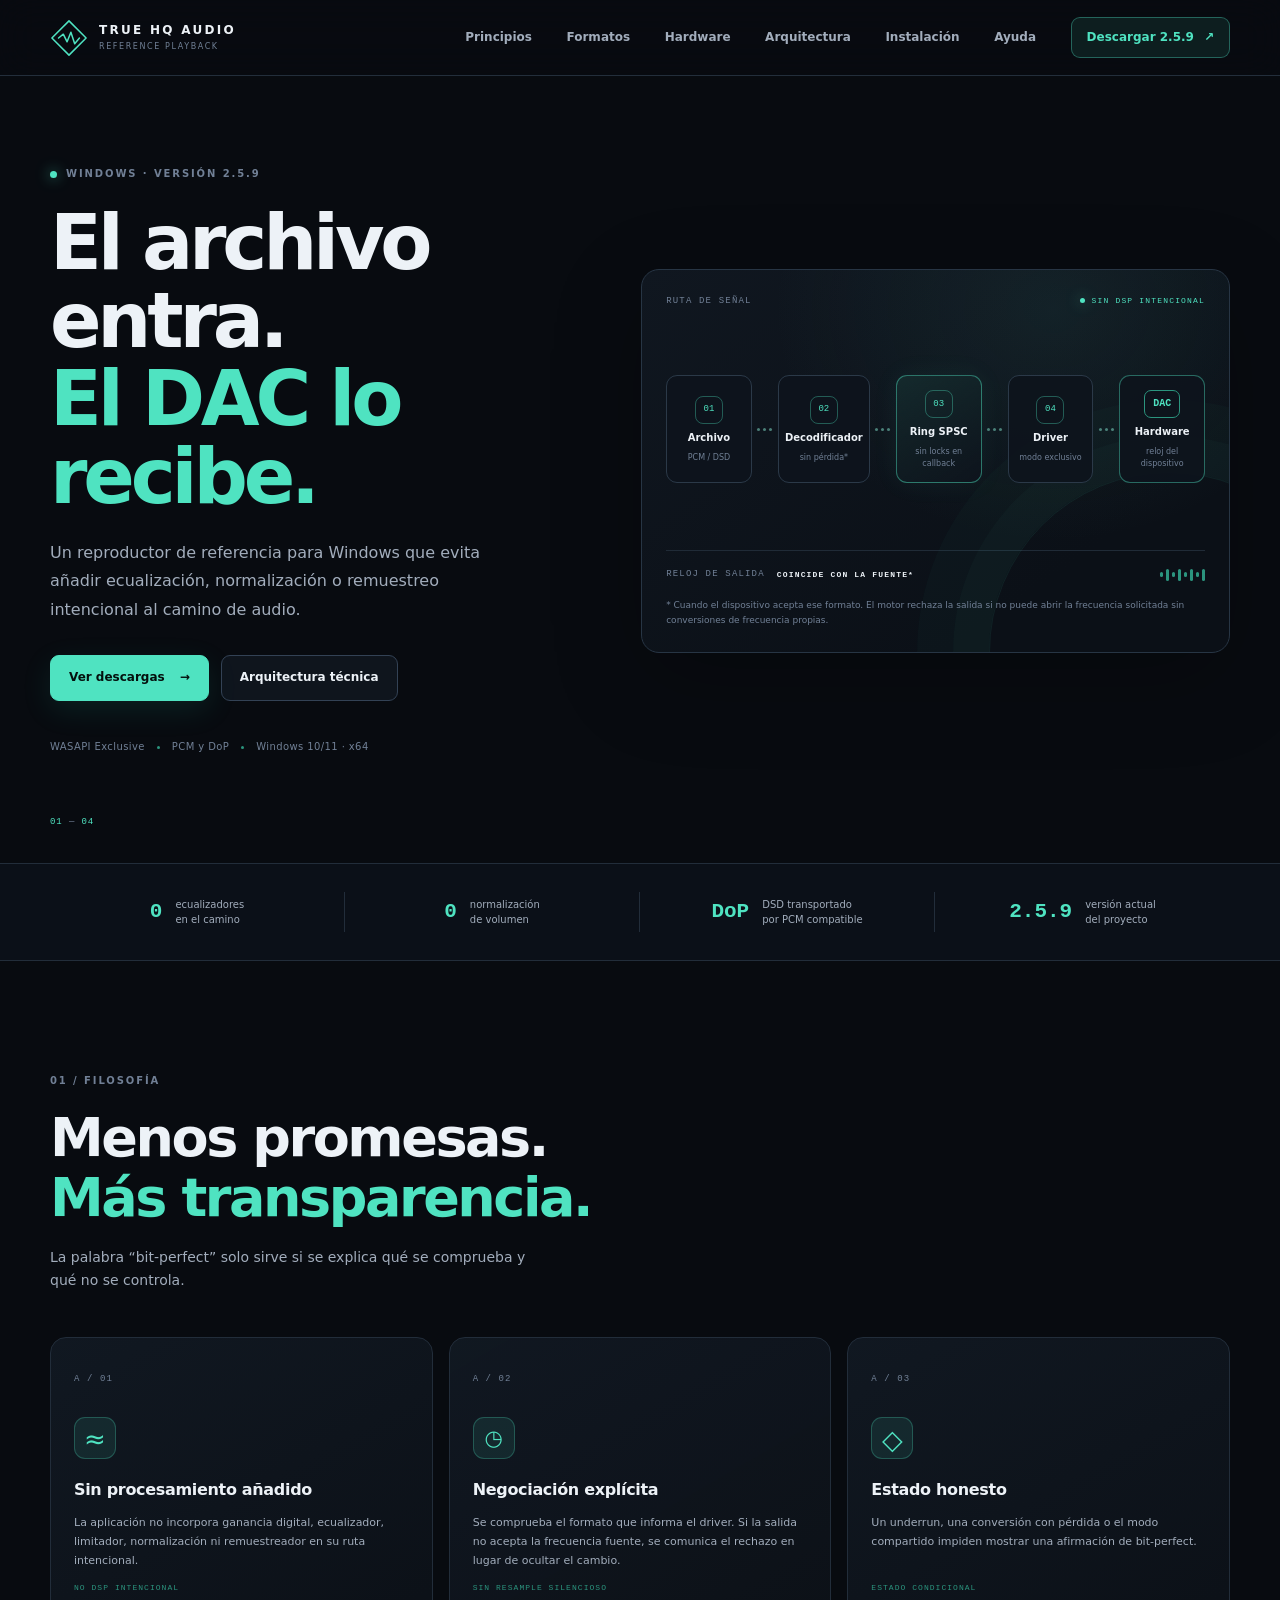
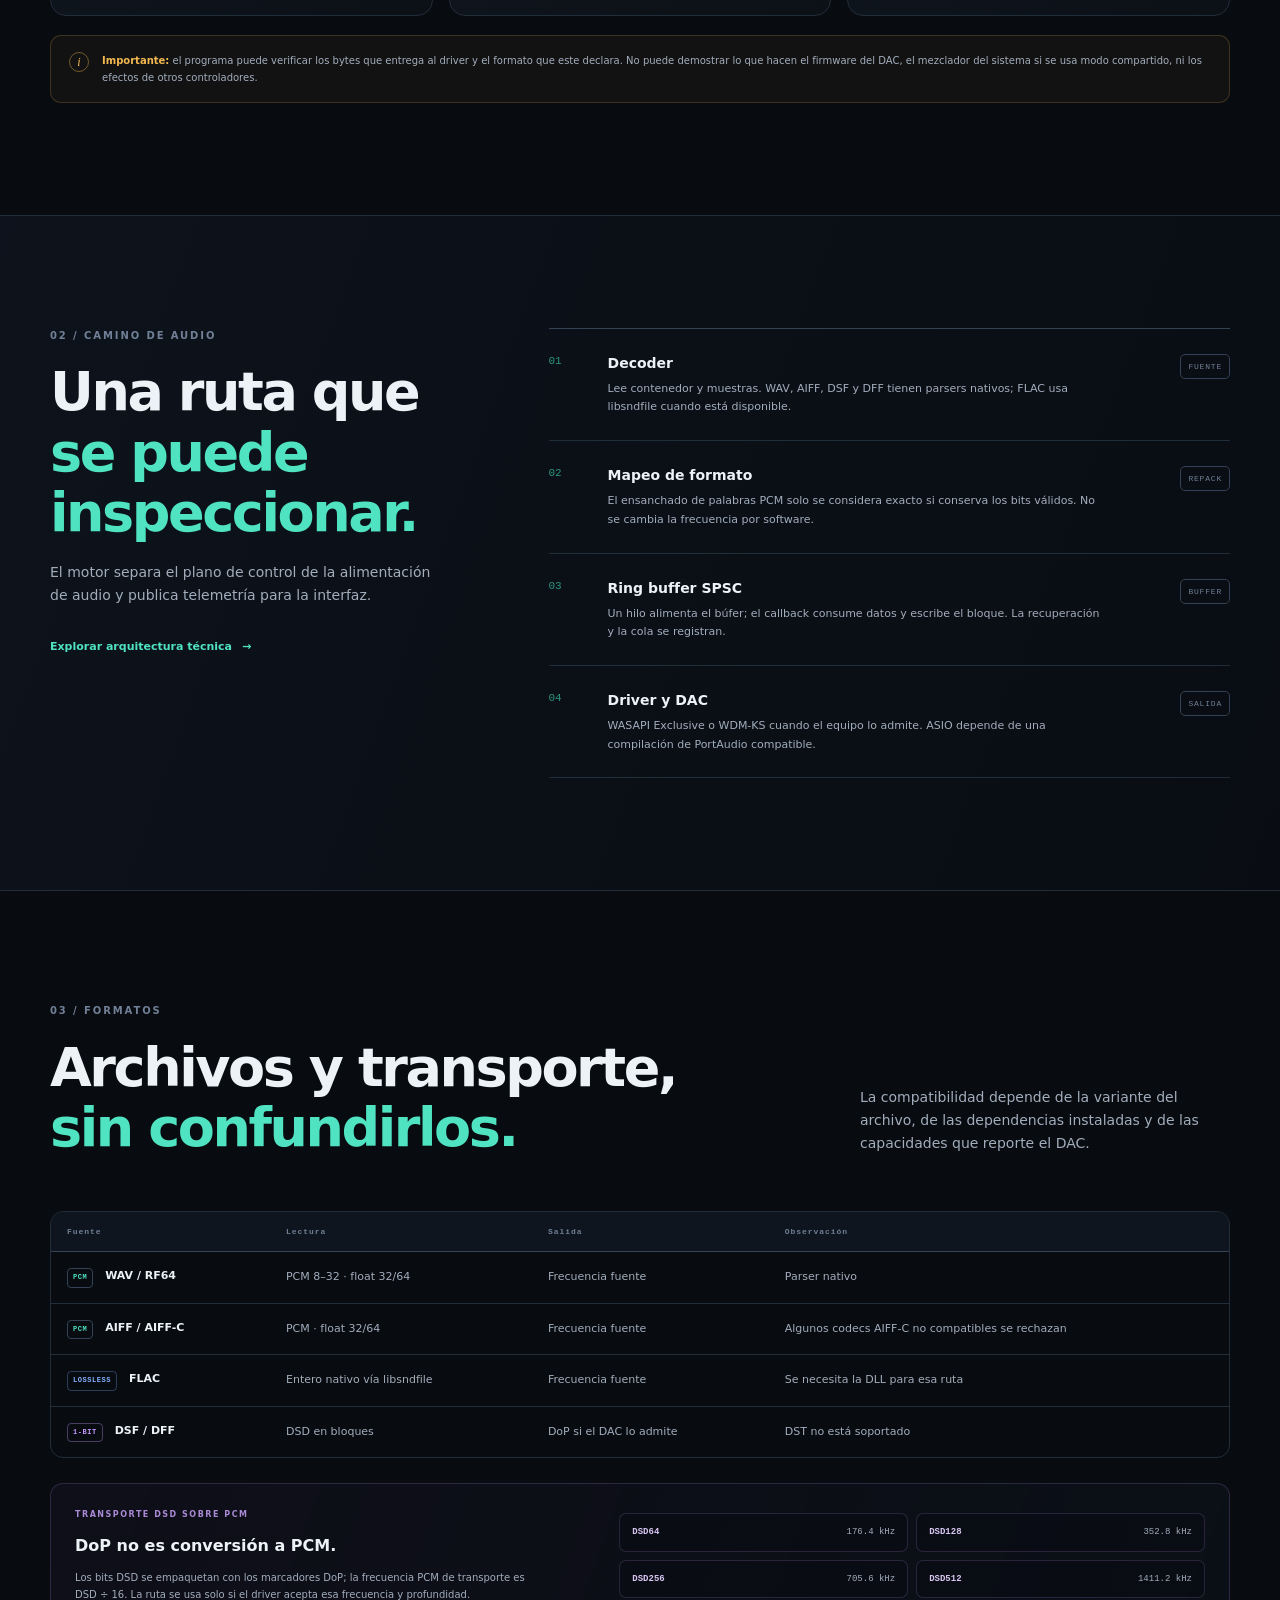
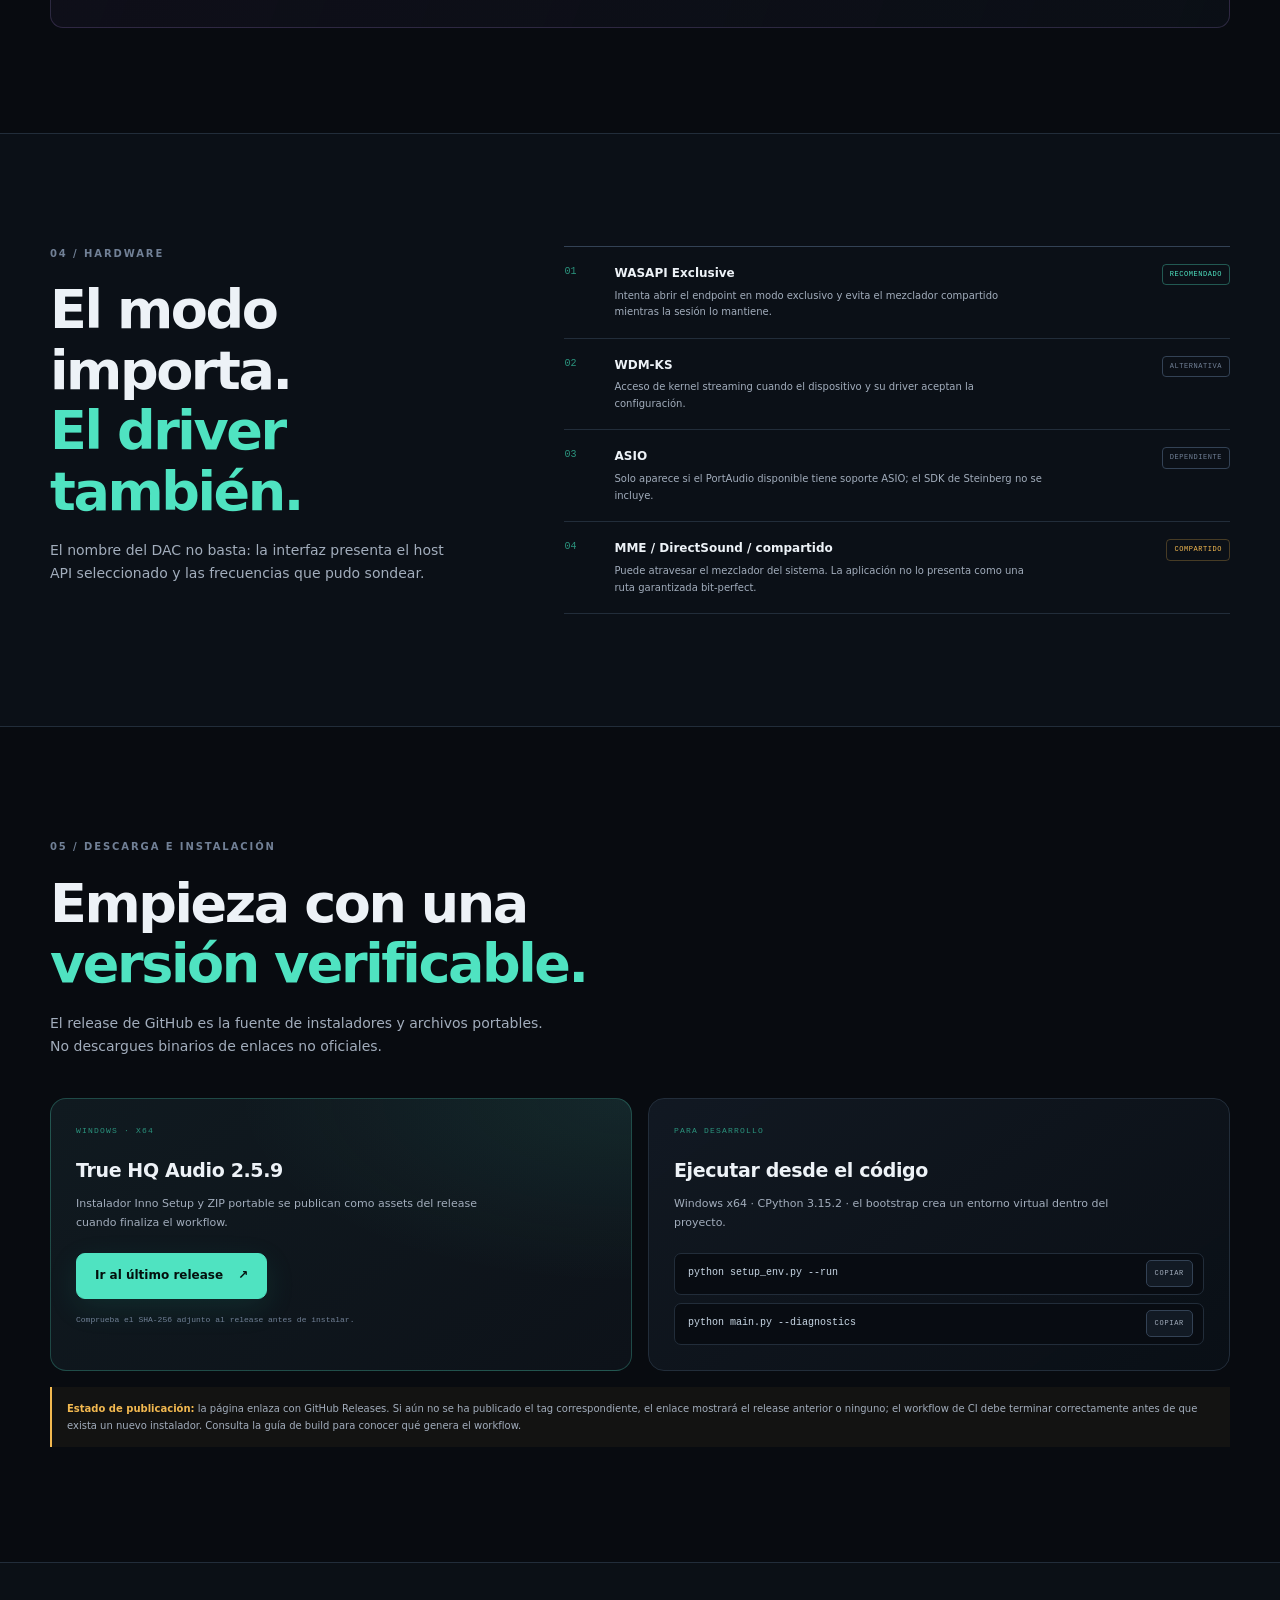
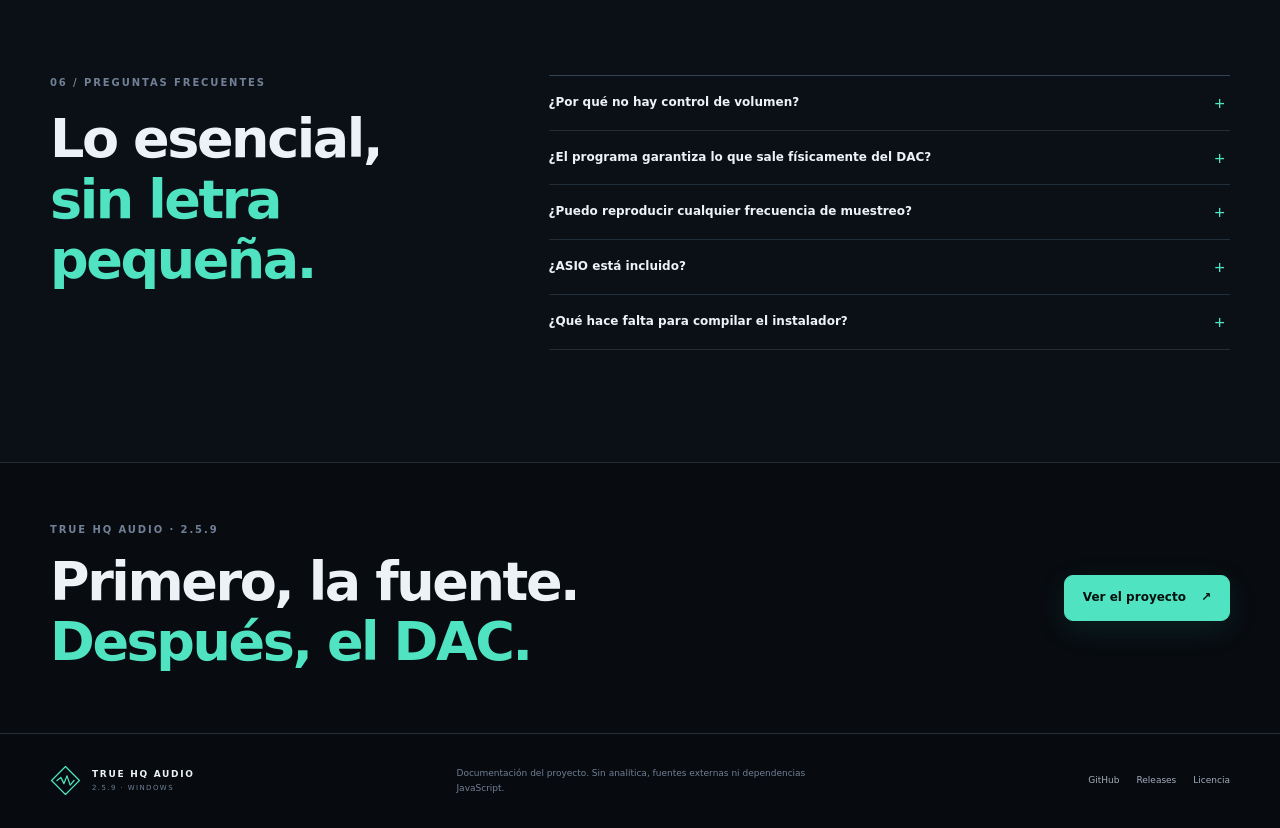
<file: docs/index.html>
<!doctype html>
<html lang="es">
<head>
  <meta charset="utf-8">
  <meta name="viewport" content="width=device-width, initial-scale=1">
  <meta name="color-scheme" content="dark">
  <meta name="theme-color" content="#080b10">
  <meta name="description" content="True HQ Audio 2.5.9: reproductor de referencia para Windows con salida exclusiva, cero DSP y rechazo explícito del remuestreo." />
  <meta name="gh-repository" content="" />
  <meta name="gh-pages-url" content="" />
  <link rel="canonical" href="" />
  <meta property="og:title" content="True HQ Audio — escucha sin intermediarios" />
  <meta property="og:description" content="Reproductor de audio para Windows con WASAPI Exclusive, reproducción DoP y señal sin procesamiento intencional." />
  <meta property="og:type" content="website" />
  <title>True HQ Audio 2.5.9 — reproducción de referencia</title>
  <link rel="icon" href="favicon.svg" type="image/svg+xml">
  <link rel="stylesheet" href="site.css">
  <script src="site.js" defer></script>
</head>
<body>
  <a class="skip-link" href="#contenido">Saltar al contenido</a>
  <header class="site-header">
    <a class="brand" href="#inicio" aria-label="True HQ Audio, inicio">
      <span class="brand-mark" aria-hidden="true"><svg viewBox="0 0 40 40"><path d="M20 2 38 20 20 38 2 20 20 2Z"/><path d="m9 20 5-4 4 8 4-10 4 12 5-6"/></svg></span>
      <span class="brand-wordmark"><strong>TRUE HQ AUDIO</strong><small>REFERENCE PLAYBACK</small></span>
    </a>
    <button class="menu-toggle" type="button" aria-expanded="false" aria-controls="main-nav" aria-label="Abrir menú">
      <span></span><span></span><span></span>
    </button>
    <nav id="main-nav" class="main-nav" aria-label="Navegación principal">
      <a href="#principios">Principios</a>
      <a href="#formatos">Formatos</a>
      <a href="#hardware">Hardware</a>
      <a href="architecture.html">Arquitectura</a>
      <a href="#instalacion">Instalación</a>
      <a href="support.html">Ayuda</a>
      <a class="nav-cta" href="#instalacion" data-release-link>Descargar 2.5.9 <span aria-hidden="true">↗</span></a>
    </nav>
  </header>

  <main id="contenido">
    <section id="inicio" class="hero section-wrap">
      <div class="hero-copy">
        <p class="eyebrow"><span class="status-dot"></span> WINDOWS · VERSIÓN 2.5.9</p>
        <h1>El archivo entra.<br><span>El DAC lo recibe.</span></h1>
        <p class="hero-lede">Un reproductor de referencia para Windows que evita añadir ecualización, normalización o remuestreo intencional al camino de audio.</p>
        <div class="hero-actions">
          <a class="button button-primary" href="#instalacion" data-release-link>Ver descargas <span aria-hidden="true">→</span></a>
          <a class="button button-quiet" href="architecture.html">Arquitectura técnica</a>
        </div>
        <div class="hero-meta"><span>WASAPI Exclusive</span><i></i><span>PCM y DoP</span><i></i><span>Windows 10/11 · x64</span></div>
      </div>
      <div class="hero-art" role="img" aria-label="Diagrama de la ruta de audio: archivo, decodificador, ring buffer, driver y DAC">
        <div class="art-topline"><span>RUTA DE SEÑAL</span><span class="live-label"><b></b> SIN DSP INTENCIONAL</span></div>
        <div class="signal-flow">
          <div class="signal-node"><span class="node-icon">01</span><strong>Archivo</strong><small>PCM / DSD</small></div>
          <span class="signal-link"><i></i><i></i><i></i></span>
          <div class="signal-node"><span class="node-icon">02</span><strong>Decodificador</strong><small>sin pérdida*</small></div>
          <span class="signal-link"><i></i><i></i><i></i></span>
          <div class="signal-node node-ring"><span class="node-icon">03</span><strong>Ring SPSC</strong><small>sin locks en callback</small></div>
          <span class="signal-link"><i></i><i></i><i></i></span>
          <div class="signal-node"><span class="node-icon">04</span><strong>Driver</strong><small>modo exclusivo</small></div>
          <span class="signal-link"><i></i><i></i><i></i></span>
          <div class="signal-node node-dac"><span class="dac-glyph">DAC</span><strong>Hardware</strong><small>reloj del dispositivo</small></div>
        </div>
        <div class="art-footer"><span>RELOJ DE SALIDA</span><strong>COINCIDE CON LA FUENTE*</strong><span class="clock-bars" aria-hidden="true"><i></i><i></i><i></i><i></i><i></i><i></i><i></i><i></i></span></div>
        <p class="art-note">* Cuando el dispositivo acepta ese formato. El motor rechaza la salida si no puede abrir la frecuencia solicitada sin conversiones de frecuencia propias.</p>
      </div>
      <div class="hero-index" aria-hidden="true">01 <span>—</span> 04</div>
    </section>

    <section class="proof-strip" aria-label="Características principales">
      <div><strong>0</strong><span>ecualizadores<br>en el camino</span></div>
      <div><strong>0</strong><span>normalización<br>de volumen</span></div>
      <div><strong>DoP</strong><span>DSD transportado<br>por PCM compatible</span></div>
      <div><strong>2.5.9</strong><span>versión actual<br>del proyecto</span></div>
    </section>

    <section id="principios" class="section-wrap section-block">
      <div class="section-heading"><p class="eyebrow">01 / FILOSOFÍA</p><h2>Menos promesas.<br><span>Más transparencia.</span></h2><p>La palabra “bit-perfect” solo sirve si se explica qué se comprueba y qué no se controla.</p></div>
      <div class="principle-grid">
        <article class="principle-card"><span class="card-index">A / 01</span><div class="principle-icon icon-wave" aria-hidden="true">≈</div><h3>Sin procesamiento añadido</h3><p>La aplicación no incorpora ganancia digital, ecualizador, limitador, normalización ni remuestreador en su ruta intencional.</p><span class="card-foot">NO DSP INTENCIONAL</span></article>
        <article class="principle-card"><span class="card-index">A / 02</span><div class="principle-icon icon-clock" aria-hidden="true">◷</div><h3>Negociación explícita</h3><p>Se comprueba el formato que informa el driver. Si la salida no acepta la frecuencia fuente, se comunica el rechazo en lugar de ocultar el cambio.</p><span class="card-foot">SIN RESAMPLE SILENCIOSO</span></article>
        <article class="principle-card"><span class="card-index">A / 03</span><div class="principle-icon icon-shield" aria-hidden="true">◇</div><h3>Estado honesto</h3><p>Un underrun, una conversión con pérdida o el modo compartido impiden mostrar una afirmación de bit-perfect.</p><span class="card-foot">ESTADO CONDICIONAL</span></article>
      </div>
      <aside class="honesty-note"><span class="note-mark">i</span><p><strong>Importante:</strong> el programa puede verificar los bytes que entrega al driver y el formato que este declara. No puede demostrar lo que hacen el firmware del DAC, el mezclador del sistema si se usa modo compartido, ni los efectos de otros controladores.</p></aside>
    </section>

    <section id="ruta" class="signal-section section-block">
      <div class="section-wrap signal-layout">
        <div class="section-heading"><p class="eyebrow">02 / CAMINO DE AUDIO</p><h2>Una ruta que<br><span>se puede inspeccionar.</span></h2><p>El motor separa el plano de control de la alimentación de audio y publica telemetría para la interfaz.</p><a class="text-link" href="architecture.html">Explorar arquitectura técnica <span>→</span></a></div>
        <div class="pipeline">
          <div class="pipeline-step"><div class="pipeline-number">01</div><div><strong>Decoder</strong><p>Lee contenedor y muestras. WAV, AIFF, DSF y DFF tienen parsers nativos; FLAC usa libsndfile cuando está disponible.</p></div><span class="pipeline-tag">FUENTE</span></div>
          <div class="pipeline-step"><div class="pipeline-number">02</div><div><strong>Mapeo de formato</strong><p>El ensanchado de palabras PCM solo se considera exacto si conserva los bits válidos. No se cambia la frecuencia por software.</p></div><span class="pipeline-tag">REPACK</span></div>
          <div class="pipeline-step"><div class="pipeline-number">03</div><div><strong>Ring buffer SPSC</strong><p>Un hilo alimenta el búfer; el callback consume datos y escribe el bloque. La recuperación y la cola se registran.</p></div><span class="pipeline-tag">BUFFER</span></div>
          <div class="pipeline-step"><div class="pipeline-number">04</div><div><strong>Driver y DAC</strong><p>WASAPI Exclusive o WDM-KS cuando el equipo lo admite. ASIO depende de una compilación de PortAudio compatible.</p></div><span class="pipeline-tag">SALIDA</span></div>
        </div>
      </div>
    </section>

    <section id="formatos" class="section-wrap section-block formats-section">
      <div class="section-heading heading-row"><div><p class="eyebrow">03 / FORMATOS</p><h2>Archivos y transporte,<br><span>sin confundirlos.</span></h2></div><p>La compatibilidad depende de la variante del archivo, de las dependencias instaladas y de las capacidades que reporte el DAC.</p></div>
      <div class="format-table-wrap"><table class="format-table"><thead><tr><th>Fuente</th><th>Lectura</th><th>Salida</th><th>Observación</th></tr></thead><tbody>
        <tr><td><span class="format-mark pcm">PCM</span> WAV / RF64</td><td>PCM 8–32 · float 32/64</td><td>Frecuencia fuente</td><td>Parser nativo</td></tr>
        <tr><td><span class="format-mark pcm">PCM</span> AIFF / AIFF-C</td><td>PCM · float 32/64</td><td>Frecuencia fuente</td><td>Algunos codecs AIFF-C no compatibles se rechazan</td></tr>
        <tr><td><span class="format-mark lossless">LOSSLESS</span> FLAC</td><td>Entero nativo vía libsndfile</td><td>Frecuencia fuente</td><td>Se necesita la DLL para esa ruta</td></tr>
        <tr><td><span class="format-mark dsd">1-BIT</span> DSF / DFF</td><td>DSD en bloques</td><td>DoP si el DAC lo admite</td><td>DST no está soportado</td></tr>
      </tbody></table></div>
      <div class="dop-grid"><div><p class="eyebrow">TRANSPORTE DSD SOBRE PCM</p><h3>DoP no es conversión a PCM.</h3><p>Los bits DSD se empaquetan con los marcadores DoP; la frecuencia PCM de transporte es DSD ÷ 16. La ruta se usa solo si el driver acepta esa frecuencia y profundidad.</p></div><div class="dop-rates"><span><b>DSD64</b><i>176.4 kHz</i></span><span><b>DSD128</b><i>352.8 kHz</i></span><span><b>DSD256</b><i>705.6 kHz</i></span><span><b>DSD512</b><i>1411.2 kHz</i></span></div></div>
    </section>

    <section id="hardware" class="hardware-section section-block">
      <div class="section-wrap hardware-layout">
        <div class="section-heading"><p class="eyebrow">04 / HARDWARE</p><h2>El modo importa.<br><span>El driver también.</span></h2><p>El nombre del DAC no basta: la interfaz presenta el host API seleccionado y las frecuencias que pudo sondear.</p></div>
        <div class="driver-list">
          <article><span class="driver-rank">01</span><div><h3>WASAPI Exclusive</h3><p>Intenta abrir el endpoint en modo exclusivo y evita el mezclador compartido mientras la sesión lo mantiene.</p></div><span class="driver-state state-good">RECOMENDADO</span></article>
          <article><span class="driver-rank">02</span><div><h3>WDM-KS</h3><p>Acceso de kernel streaming cuando el dispositivo y su driver aceptan la configuración.</p></div><span class="driver-state">ALTERNATIVA</span></article>
          <article><span class="driver-rank">03</span><div><h3>ASIO</h3><p>Solo aparece si el PortAudio disponible tiene soporte ASIO; el SDK de Steinberg no se incluye.</p></div><span class="driver-state">DEPENDIENTE</span></article>
          <article><span class="driver-rank">04</span><div><h3>MME / DirectSound / compartido</h3><p>Puede atravesar el mezclador del sistema. La aplicación no lo presenta como una ruta garantizada bit-perfect.</p></div><span class="driver-state state-caution">COMPARTIDO</span></article>
        </div>
      </div>
    </section>

    <section id="instalacion" class="section-wrap section-block install-section">
      <div class="section-heading"><p class="eyebrow">05 / DESCARGA E INSTALACIÓN</p><h2>Empieza con una<br><span>versión verificable.</span></h2><p>El release de GitHub es la fuente de instaladores y archivos portables. No descargues binarios de enlaces no oficiales.</p></div>
      <div class="install-grid">
        <article class="download-card"><span class="download-kicker">WINDOWS · X64</span><h3>True HQ Audio 2.5.9</h3><p>Instalador Inno Setup y ZIP portable se publican como assets del release cuando finaliza el workflow.</p><a class="button button-primary" href="#instalacion" data-release-link>Ir al último release <span>↗</span></a><p class="download-foot">Comprueba el SHA-256 adjunto al release antes de instalar.</p></article>
        <article class="source-card"><span class="download-kicker">PARA DESARROLLO</span><h3>Ejecutar desde el código</h3><p>Windows x64 · CPython 3.15.2 · el bootstrap crea un entorno virtual dentro del proyecto.</p><div class="code-line"><code>python setup_env.py --run</code><button class="copy-button" type="button" data-copy="python setup_env.py --run" aria-label="Copiar comando">COPIAR</button></div><div class="code-line"><code>python main.py --diagnostics</code><button class="copy-button" type="button" data-copy="python main.py --diagnostics" aria-label="Copiar comando">COPIAR</button></div></article>
      </div>
      <p class="release-caveat"><strong>Estado de publicación:</strong> la página enlaza con GitHub Releases. Si aún no se ha publicado el tag correspondiente, el enlace mostrará el release anterior o ninguno; el workflow de CI debe terminar correctamente antes de que exista un nuevo instalador. Consulta <a href="installation.html">la guía de build</a> para conocer qué genera el workflow.</p>
    </section>

    <section class="faq-section section-block">
      <div class="section-wrap"><div class="section-heading"><p class="eyebrow">06 / PREGUNTAS FRECUENTES</p><h2>Lo esencial,<br><span>sin letra pequeña.</span></h2></div>
        <div class="faq-list">
          <details><summary>¿Por qué no hay control de volumen?</summary><p>El control digital de volumen escala muestras. Para no alterar la señal de origen, el nivel se controla en el DAC o en el amplificador.</p></details>
          <details><summary>¿El programa garantiza lo que sale físicamente del DAC?</summary><p>No. Puede inspeccionar el formato que informa el driver y los bytes entregados por la aplicación. No puede observar el procesamiento interno del driver, el firmware del DAC o etapas analógicas.</p></details>
          <details><summary>¿Puedo reproducir cualquier frecuencia de muestreo?</summary><p>Solo si el endpoint acepta el formato. Si no lo acepta, la aplicación comunica el error y no intenta remuestrear por software.</p></details>
          <details><summary>¿ASIO está incluido?</summary><p>El programa consulta los host APIs de PortAudio disponibles en el equipo. No distribuye el SDK ASIO ni garantiza que la build de PortAudio lo incluya.</p></details>
          <details><summary>¿Qué hace falta para compilar el instalador?</summary><p>Python 3.15.2 x64, las dependencias fijadas en requirements y Inno Setup 6. GitHub Actions instala Inno Setup, ejecuta pruebas y empaqueta los artefactos.</p></details>
        </div>
      </div>
    </section>

    <section class="final-cta section-wrap"><div><p class="eyebrow">TRUE HQ AUDIO · 2.5.9</p><h2>Primero, la fuente.<br><span>Después, el DAC.</span></h2></div><a class="button button-primary" href="#inicio" data-project-link>Ver el proyecto <span>↗</span></a></section>
  </main>

  <footer class="site-footer"><a class="brand footer-brand" href="#inicio"><span class="brand-mark" aria-hidden="true"><svg viewBox="0 0 40 40"><path d="M20 2 38 20 20 38 2 20 20 2Z"/><path d="m9 20 5-4 4 8 4-10 4 12 5-6"/></svg></span><span class="brand-wordmark"><strong>TRUE HQ AUDIO</strong><small>2.5.9 · WINDOWS</small></span></a><p>Documentación del proyecto. Sin analítica, fuentes externas ni dependencias JavaScript.</p><div class="footer-links"><a href="#inicio" data-project-link>GitHub</a><a href="#instalacion" data-release-link>Releases</a><a href="#inicio" data-license-link>Licencia</a></div></footer>
</body>
</html>
</file>
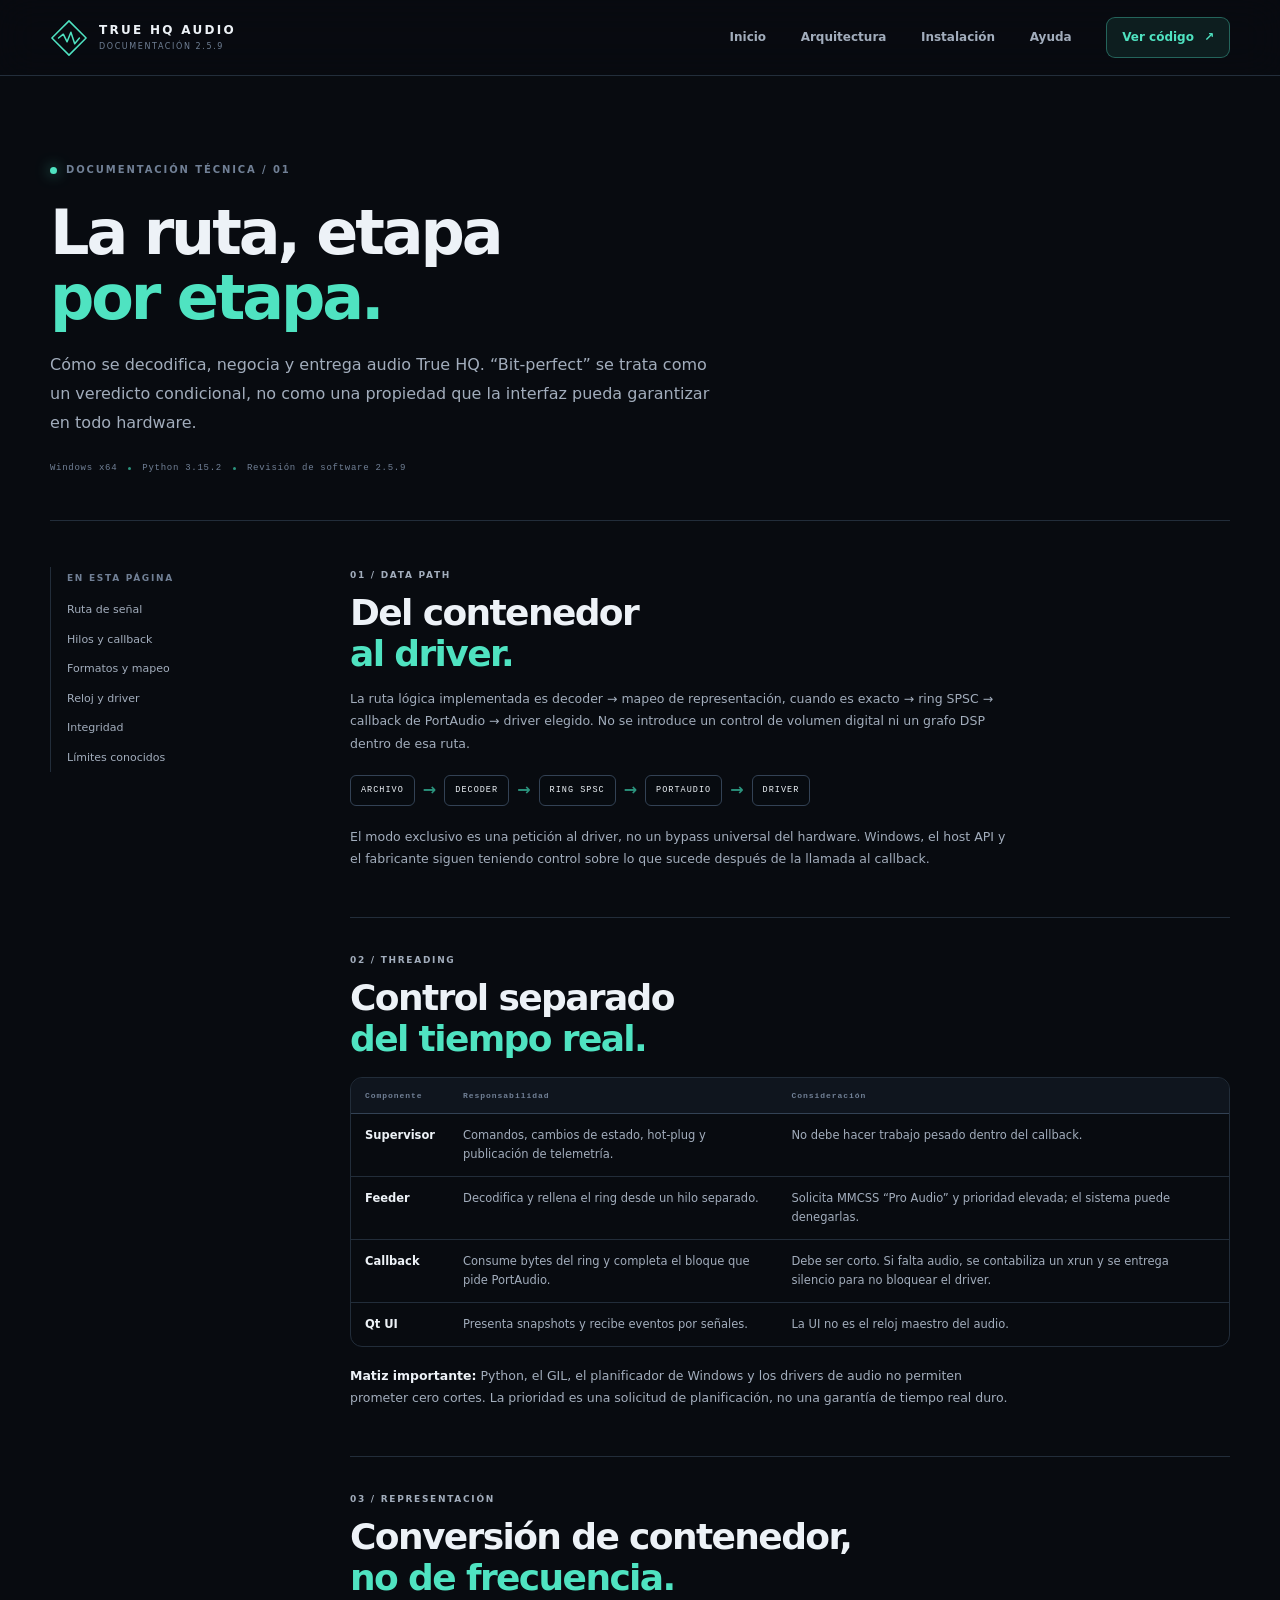
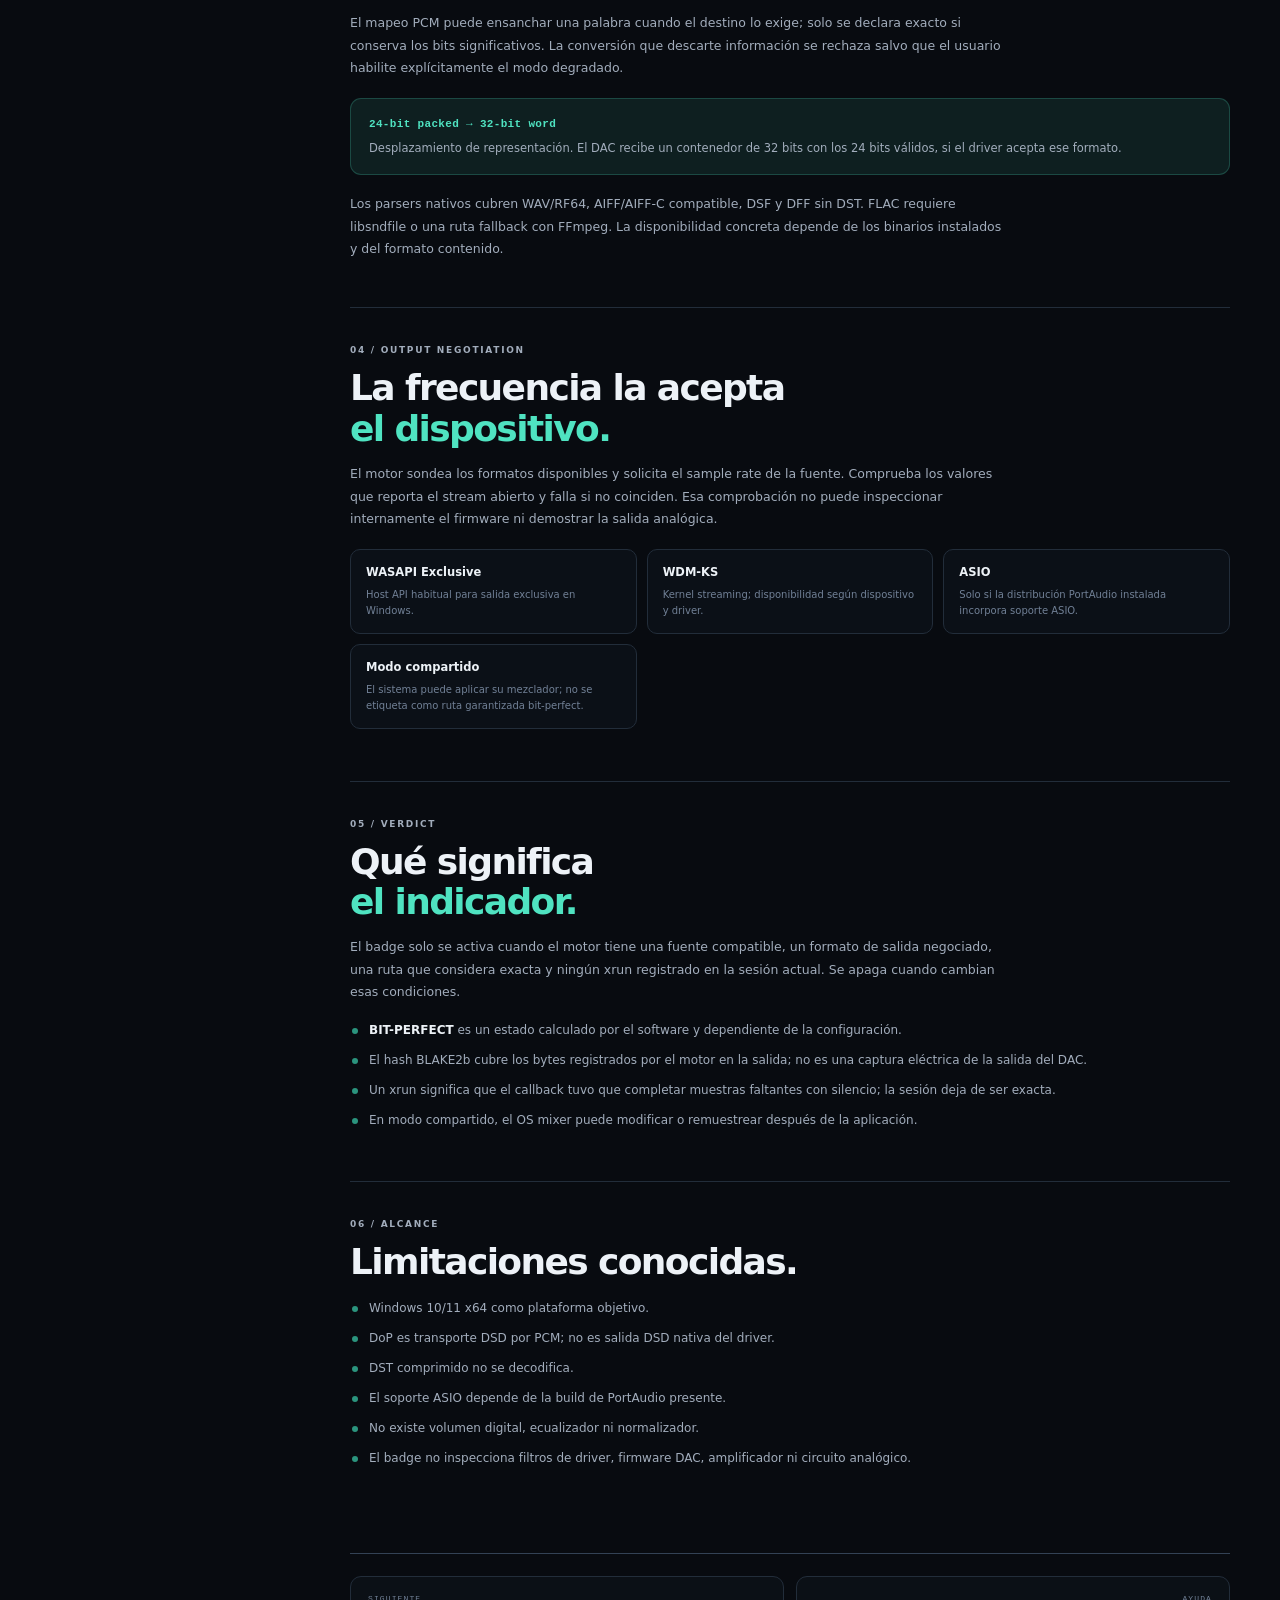
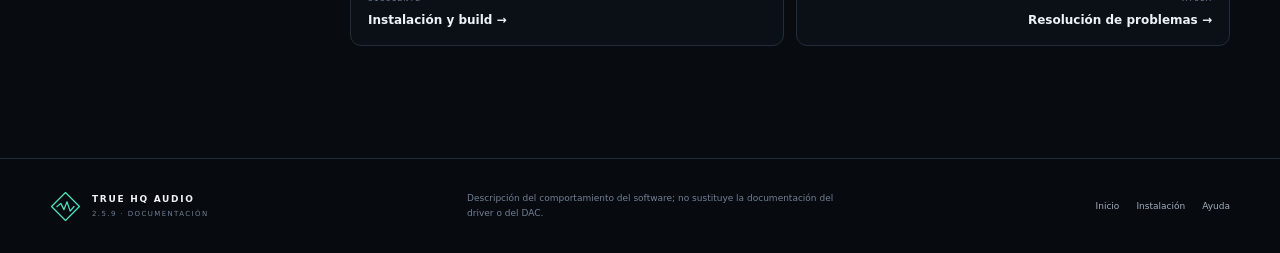
<file: docs/architecture.html>
<!doctype html>
<html lang="es">
<head>
  <meta charset="utf-8">
  <meta name="viewport" content="width=device-width, initial-scale=1">
  <meta name="color-scheme" content="dark">
  <meta name="theme-color" content="#080b10">
  <meta name="description" content="Arquitectura del motor True HQ Audio: decoder, conversión de contenedor, ring SPSC, driver, reloj, DoP e integridad." />
  <meta name="gh-repository" content="" />
  <meta name="gh-pages-url" content="" />
  <link rel="canonical" href="" />
  <title>Arquitectura del motor · True HQ Audio 2.5.9</title>
  <link rel="icon" href="favicon.svg" type="image/svg+xml">
  <link rel="stylesheet" href="site.css">
  <script src="site.js" defer></script>
</head>
<body>
  <a class="skip-link" href="#contenido">Saltar al contenido</a>
  <header class="site-header">
    <a class="brand" href="index.html" aria-label="True HQ Audio, inicio">
      <span class="brand-mark" aria-hidden="true"><svg viewBox="0 0 40 40"><path d="M20 2 38 20 20 38 2 20 20 2Z"/><path d="m9 20 5-4 4 8 4-10 4 12 5-6"/></svg></span>
      <span class="brand-wordmark"><strong>TRUE HQ AUDIO</strong><small>DOCUMENTACIÓN 2.5.9</small></span>
    </a>
    <button class="menu-toggle" type="button" aria-expanded="false" aria-controls="main-nav" aria-label="Abrir menú"><span></span><span></span><span></span></button>
    <nav id="main-nav" class="main-nav" aria-label="Navegación principal">
      <a href="index.html">Inicio</a><a href="architecture.html" aria-current="page">Arquitectura</a><a href="installation.html">Instalación</a><a href="support.html">Ayuda</a><a class="nav-cta" href="#contenido" data-project-link>Ver código <span aria-hidden="true">↗</span></a>
    </nav>
  </header>
  <main id="contenido">
    <section class="doc-hero section-wrap">
      <p class="eyebrow"><span class="status-dot"></span> DOCUMENTACIÓN TÉCNICA / 01</p>
      <h1>La ruta, etapa<br><span>por etapa.</span></h1>
      <p class="hero-lede">Cómo se decodifica, negocia y entrega audio True HQ. “Bit-perfect” se trata como un veredicto condicional, no como una propiedad que la interfaz pueda garantizar en todo hardware.</p>
      <div class="doc-meta"><span>Windows x64</span><i></i><span>Python 3.15.2</span><i></i><span>Revisión de software 2.5.9</span></div>
    </section>

    <section class="section-wrap doc-section">
      <div class="doc-two-col">
        <aside class="doc-aside"><p class="eyebrow">EN ESTA PÁGINA</p><a href="#ruta">Ruta de señal</a><a href="#hilos">Hilos y callback</a><a href="#formatos">Formatos y mapeo</a><a href="#reloj">Reloj y driver</a><a href="#integridad">Integridad</a><a href="#limites">Límites conocidos</a></aside>
        <div class="doc-content">
          <section id="ruta" class="doc-block"><p class="eyebrow">01 / DATA PATH</p><h2>Del contenedor<br><span>al driver.</span></h2><p>La ruta lógica implementada es decoder → mapeo de representación, cuando es exacto → ring SPSC → callback de PortAudio → driver elegido. No se introduce un control de volumen digital ni un grafo DSP dentro de esa ruta.</p>
            <div class="doc-flow"><span>ARCHIVO</span><b>→</b><span>DECODER</span><b>→</b><span>RING SPSC</span><b>→</b><span>PORTAUDIO</span><b>→</b><span>DRIVER</span></div>
            <p>El modo exclusivo es una petición al driver, no un bypass universal del hardware. Windows, el host API y el fabricante siguen teniendo control sobre lo que sucede después de la llamada al callback.</p>
          </section>
          <section id="hilos" class="doc-block"><p class="eyebrow">02 / THREADING</p><h2>Control separado<br><span>del tiempo real.</span></h2><div class="doc-table-wrap"><table class="doc-table"><thead><tr><th>Componente</th><th>Responsabilidad</th><th>Consideración</th></tr></thead><tbody>
            <tr><td>Supervisor</td><td>Comandos, cambios de estado, hot-plug y publicación de telemetría.</td><td>No debe hacer trabajo pesado dentro del callback.</td></tr>
            <tr><td>Feeder</td><td>Decodifica y rellena el ring desde un hilo separado.</td><td>Solicita MMCSS “Pro Audio” y prioridad elevada; el sistema puede denegarlas.</td></tr>
            <tr><td>Callback</td><td>Consume bytes del ring y completa el bloque que pide PortAudio.</td><td>Debe ser corto. Si falta audio, se contabiliza un xrun y se entrega silencio para no bloquear el driver.</td></tr>
            <tr><td>Qt UI</td><td>Presenta snapshots y recibe eventos por señales.</td><td>La UI no es el reloj maestro del audio.</td></tr>
          </tbody></table></div><p><strong>Matiz importante:</strong> Python, el GIL, el planificador de Windows y los drivers de audio no permiten prometer cero cortes. La prioridad es una solicitud de planificación, no una garantía de tiempo real duro.</p></section>
          <section id="formatos" class="doc-block"><p class="eyebrow">03 / REPRESENTACIÓN</p><h2>Conversión de contenedor,<br><span>no de frecuencia.</span></h2><p>El mapeo PCM puede ensanchar una palabra cuando el destino lo exige; solo se declara exacto si conserva los bits significativos. La conversión que descarte información se rechaza salvo que el usuario habilite explícitamente el modo degradado.</p>
            <div class="doc-callout"><strong>24-bit packed → 32-bit word</strong><span>Desplazamiento de representación. El DAC recibe un contenedor de 32 bits con los 24 bits válidos, si el driver acepta ese formato.</span></div>
            <p>Los parsers nativos cubren WAV/RF64, AIFF/AIFF-C compatible, DSF y DFF sin DST. FLAC requiere libsndfile o una ruta fallback con FFmpeg. La disponibilidad concreta depende de los binarios instalados y del formato contenido.</p>
          </section>
          <section id="reloj" class="doc-block"><p class="eyebrow">04 / OUTPUT NEGOTIATION</p><h2>La frecuencia la acepta<br><span>el dispositivo.</span></h2><p>El motor sondea los formatos disponibles y solicita el sample rate de la fuente. Comprueba los valores que reporta el stream abierto y falla si no coinciden. Esa comprobación no puede inspeccionar internamente el firmware ni demostrar la salida analógica.</p>
            <div class="driver-compact"><span><b>WASAPI Exclusive</b><small>Host API habitual para salida exclusiva en Windows.</small></span><span><b>WDM-KS</b><small>Kernel streaming; disponibilidad según dispositivo y driver.</small></span><span><b>ASIO</b><small>Solo si la distribución PortAudio instalada incorpora soporte ASIO.</small></span><span><b>Modo compartido</b><small>El sistema puede aplicar su mezclador; no se etiqueta como ruta garantizada bit-perfect.</small></span></div>
          </section>
          <section id="integridad" class="doc-block"><p class="eyebrow">05 / VERDICT</p><h2>Qué significa<br><span>el indicador.</span></h2><p>El badge solo se activa cuando el motor tiene una fuente compatible, un formato de salida negociado, una ruta que considera exacta y ningún xrun registrado en la sesión actual. Se apaga cuando cambian esas condiciones.</p>
            <ul class="doc-list"><li><strong>BIT-PERFECT</strong> es un estado calculado por el software y dependiente de la configuración.</li><li>El hash BLAKE2b cubre los bytes registrados por el motor en la salida; no es una captura eléctrica de la salida del DAC.</li><li>Un xrun significa que el callback tuvo que completar muestras faltantes con silencio; la sesión deja de ser exacta.</li><li>En modo compartido, el OS mixer puede modificar o remuestrear después de la aplicación.</li></ul>
          </section>
          <section id="limites" class="doc-block"><p class="eyebrow">06 / ALCANCE</p><h2>Limitaciones conocidas.</h2><ul class="doc-list"><li>Windows 10/11 x64 como plataforma objetivo.</li><li>DoP es transporte DSD por PCM; no es salida DSD nativa del driver.</li><li>DST comprimido no se decodifica.</li><li>El soporte ASIO depende de la build de PortAudio presente.</li><li>No existe volumen digital, ecualizador ni normalizador.</li><li>El badge no inspecciona filtros de driver, firmware DAC, amplificador ni circuito analógico.</li></ul></section>
          <nav class="doc-next" aria-label="Siguiente documentación"><a href="installation.html"><small>SIGUIENTE</small><strong>Instalación y build →</strong></a><a href="support.html"><small>AYUDA</small><strong>Resolución de problemas →</strong></a></nav>
        </div>
      </div>
    </section>
  </main>
  <footer class="site-footer"><a class="brand footer-brand" href="index.html"><span class="brand-mark" aria-hidden="true"><svg viewBox="0 0 40 40"><path d="M20 2 38 20 20 38 2 20 20 2Z"/><path d="m9 20 5-4 4 8 4-10 4 12 5-6"/></svg></span><span class="brand-wordmark"><strong>TRUE HQ AUDIO</strong><small>2.5.9 · DOCUMENTACIÓN</small></span></a><p>Descripción del comportamiento del software; no sustituye la documentación del driver o del DAC.</p><div class="footer-links"><a href="index.html">Inicio</a><a href="installation.html">Instalación</a><a href="support.html">Ayuda</a></div></footer>
</body>
</html>
</file>
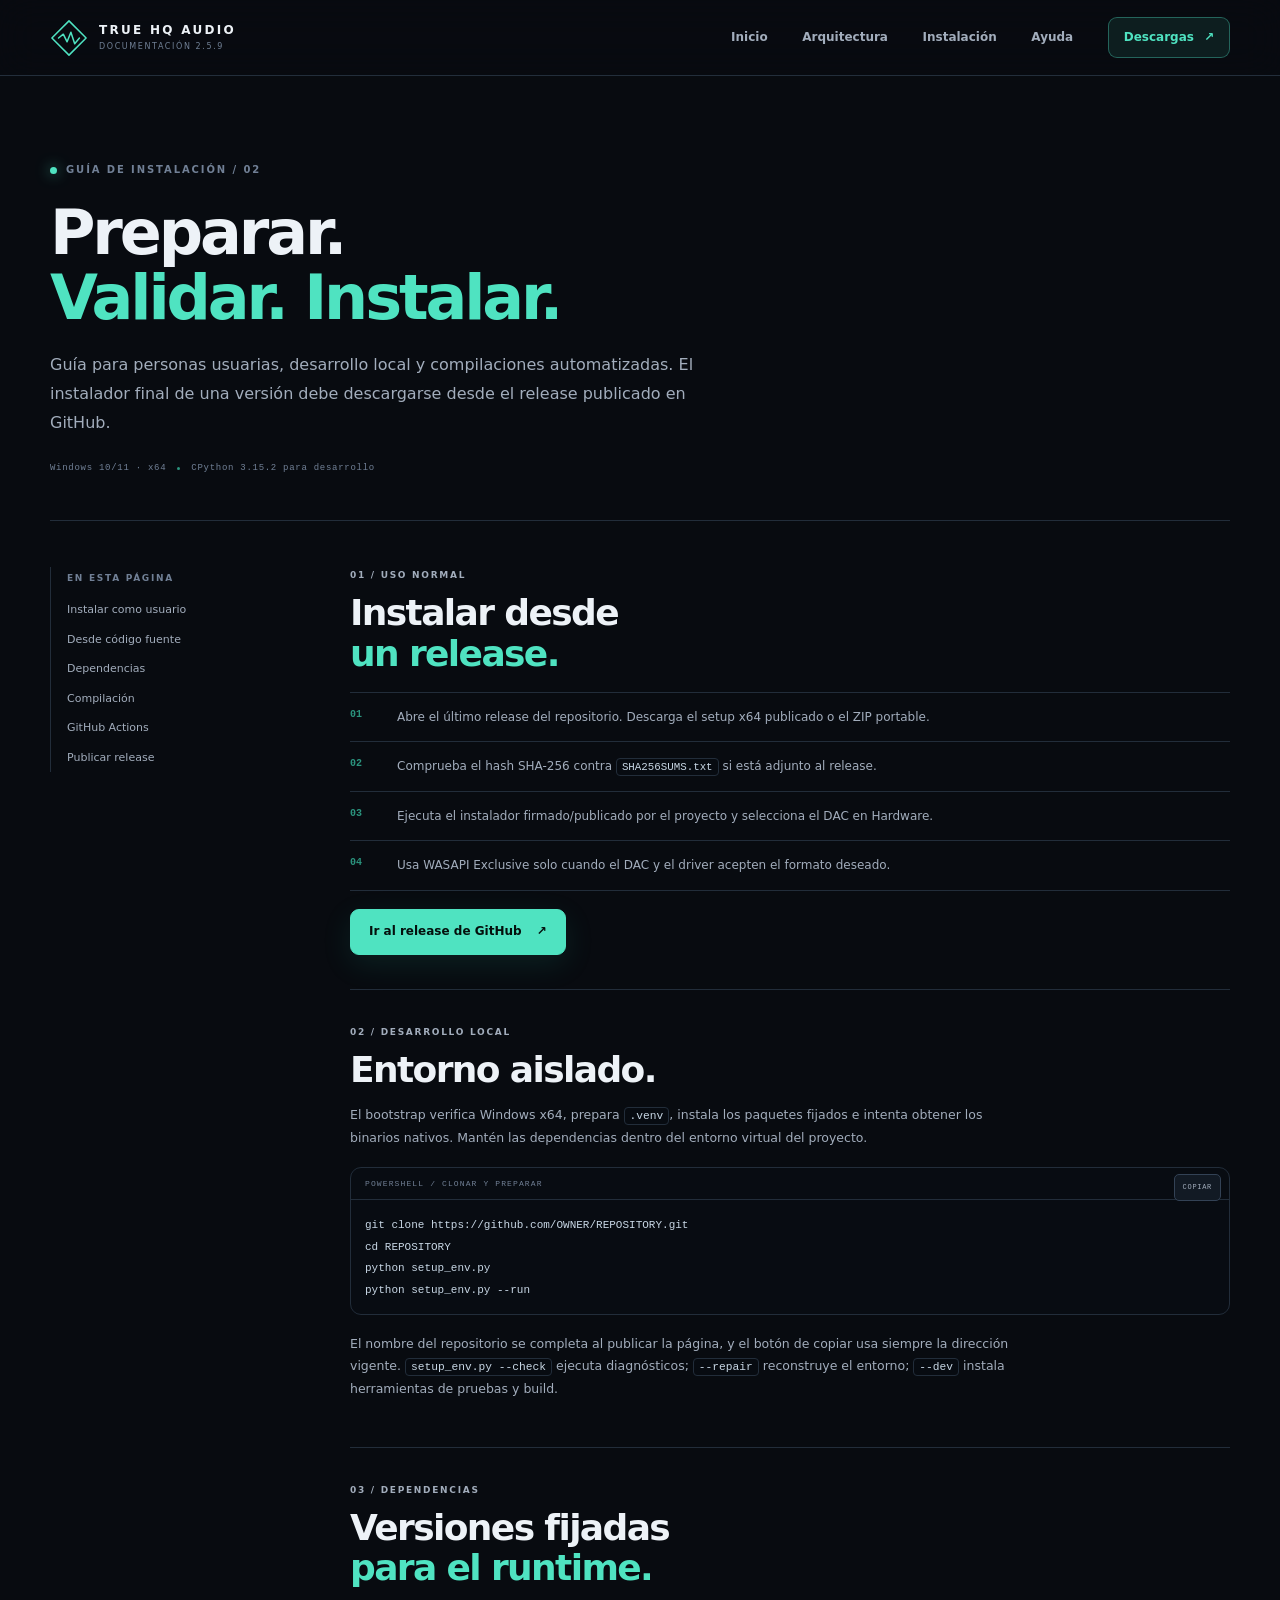
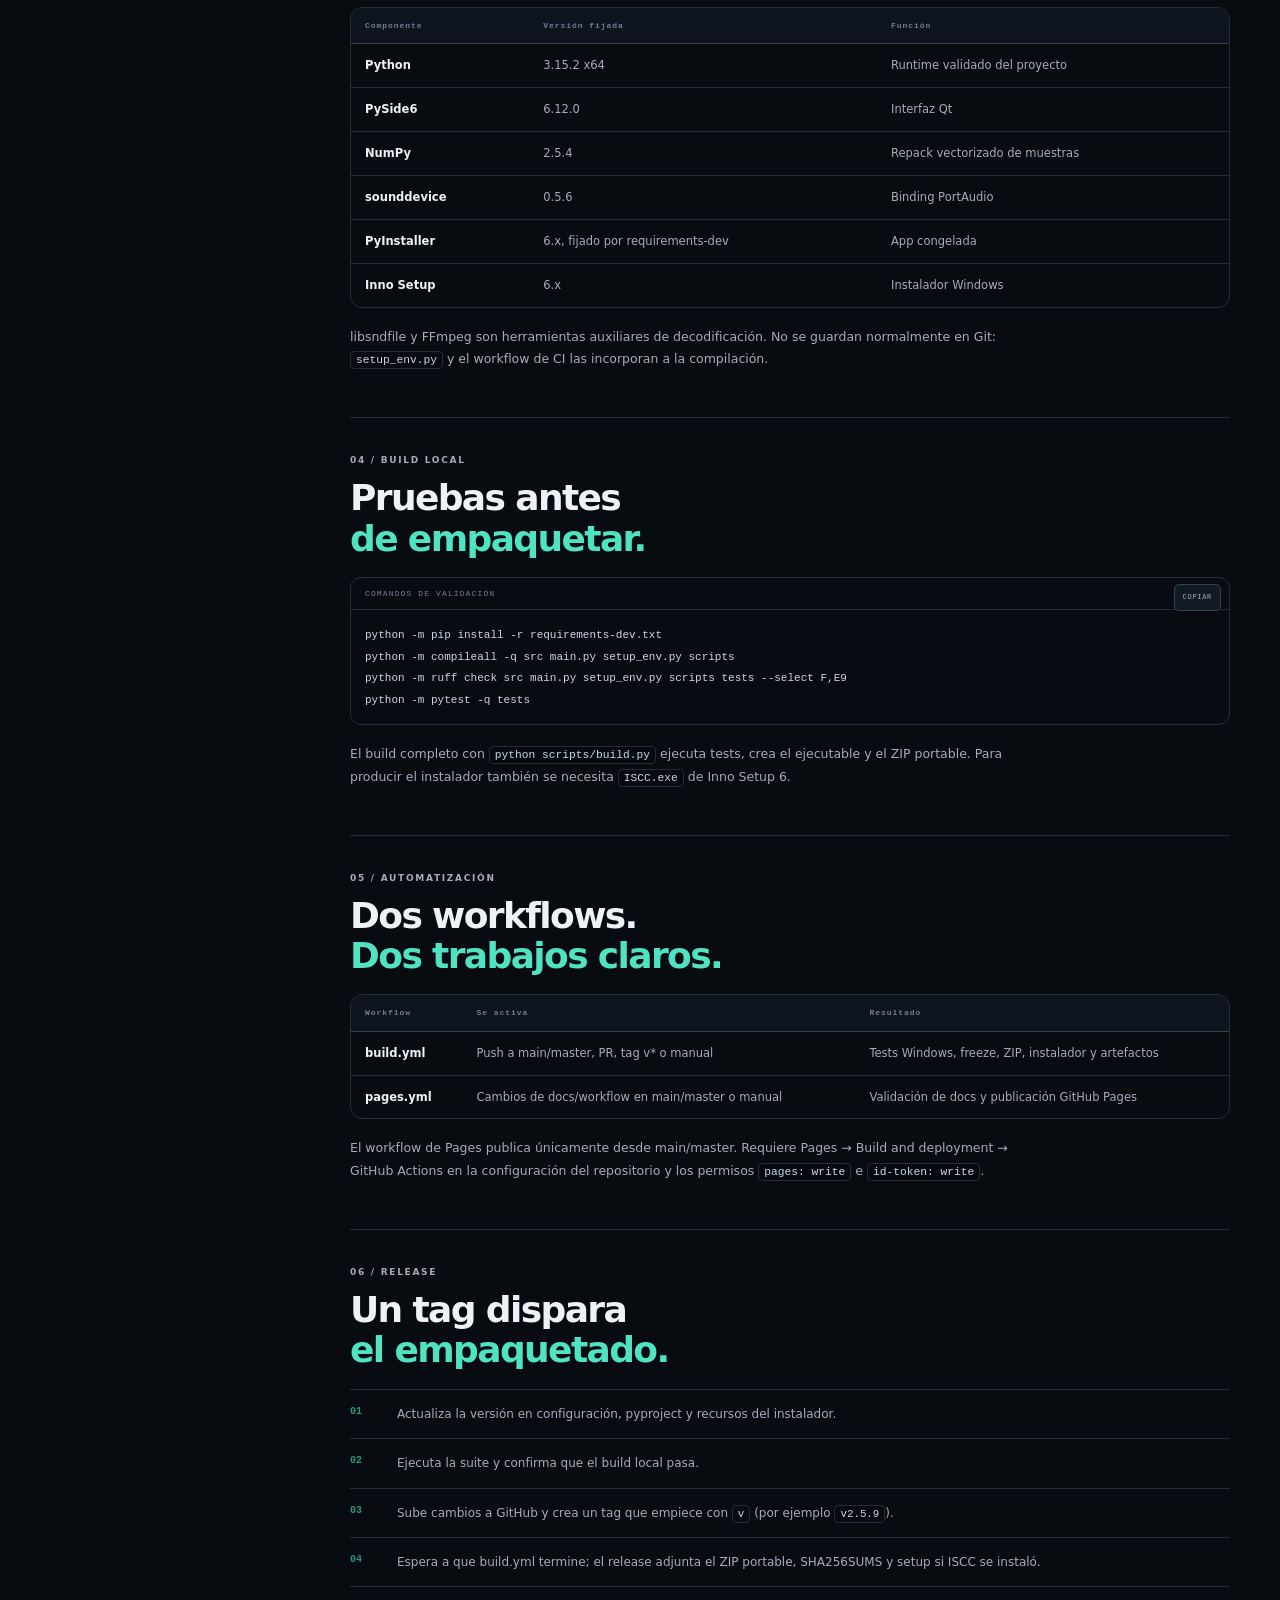
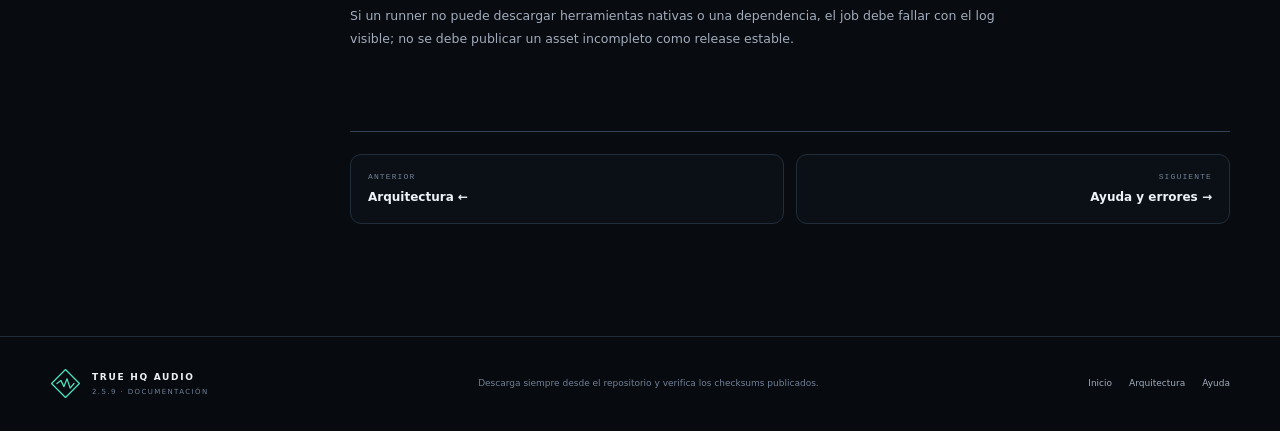
<file: docs/installation.html>
<!doctype html>
<html lang="es">
<head>
  <meta charset="utf-8"><meta name="viewport" content="width=device-width, initial-scale=1"><meta name="color-scheme" content="dark"><meta name="theme-color" content="#080b10">
  <meta name="description" content="Instalación, dependencias, GitHub Actions e Inno Setup para True HQ Audio 2.5.9 en Windows x64."><meta name="gh-repository" content=""><meta name="gh-pages-url" content=""><link rel="canonical" href="">
  <title>Instalación y build · True HQ Audio 2.5.9</title><link rel="icon" href="favicon.svg" type="image/svg+xml"><link rel="stylesheet" href="site.css"><script src="site.js" defer></script>
</head>
<body>
  <a class="skip-link" href="#contenido">Saltar al contenido</a>
  <header class="site-header"><a class="brand" href="index.html"><span class="brand-mark" aria-hidden="true"><svg viewBox="0 0 40 40"><path d="M20 2 38 20 20 38 2 20 20 2Z"/><path d="m9 20 5-4 4 8 4-10 4 12 5-6"/></svg></span><span class="brand-wordmark"><strong>TRUE HQ AUDIO</strong><small>DOCUMENTACIÓN 2.5.9</small></span></a><button class="menu-toggle" type="button" aria-expanded="false" aria-controls="main-nav" aria-label="Abrir menú"><span></span><span></span><span></span></button><nav id="main-nav" class="main-nav" aria-label="Navegación principal"><a href="index.html">Inicio</a><a href="architecture.html">Arquitectura</a><a href="installation.html" aria-current="page">Instalación</a><a href="support.html">Ayuda</a><a class="nav-cta" href="#descargas" data-release-link>Descargas <span>↗</span></a></nav></header>
  <main id="contenido">
    <section class="doc-hero section-wrap"><p class="eyebrow"><span class="status-dot"></span> GUÍA DE INSTALACIÓN / 02</p><h1>Preparar.<br><span>Validar. Instalar.</span></h1><p class="hero-lede">Guía para personas usuarias, desarrollo local y compilaciones automatizadas. El instalador final de una versión debe descargarse desde el release publicado en GitHub.</p><div class="doc-meta"><span>Windows 10/11 · x64</span><i></i><span>CPython 3.15.2 para desarrollo</span></div></section>
    <section class="section-wrap doc-section"><div class="doc-two-col"><aside class="doc-aside"><p class="eyebrow">EN ESTA PÁGINA</p><a href="#usuario">Instalar como usuario</a><a href="#fuente">Desde código fuente</a><a href="#dependencias">Dependencias</a><a href="#compilar">Compilación</a><a href="#github-actions">GitHub Actions</a><a href="#publicar">Publicar release</a></aside><div class="doc-content">
      <section id="usuario" class="doc-block"><p class="eyebrow">01 / USO NORMAL</p><h2>Instalar desde<br><span>un release.</span></h2><ol class="step-list"><li><b>01</b><span>Abre el último release del repositorio. Descarga el setup x64 publicado o el ZIP portable.</span></li><li><b>02</b><span>Comprueba el hash SHA-256 contra <code>SHA256SUMS.txt</code> si está adjunto al release.</span></li><li><b>03</b><span>Ejecuta el instalador firmado/publicado por el proyecto y selecciona el DAC en Hardware.</span></li><li><b>04</b><span>Usa WASAPI Exclusive solo cuando el DAC y el driver acepten el formato deseado.</span></li></ol><a class="button button-primary" href="#descargas" data-release-link>Ir al release de GitHub <span>↗</span></a></section>
      <section id="fuente" class="doc-block"><p class="eyebrow">02 / DESARROLLO LOCAL</p><h2>Entorno aislado.</h2><p>El bootstrap verifica Windows x64, prepara <code>.venv</code>, instala los paquetes fijados e intenta obtener los binarios nativos. Mantén las dependencias dentro del entorno virtual del proyecto.</p><div class="code-block"><div class="code-title">POWERSHELL / CLONAR Y PREPARAR</div><pre><code>git clone https://github.com/<span data-repository-slug>OWNER/REPOSITORY</span>.git
cd <span data-repository-name>REPOSITORY</span>
python setup_env.py
python setup_env.py --run</code></pre><button class="copy-button" type="button" data-copy="git clone https://github.com/OWNER/REPOSITORY.git&#10;cd REPOSITORY&#10;python setup_env.py&#10;python setup_env.py --run" aria-label="Copiar comandos">COPIAR</button></div><p>El nombre del repositorio se completa al publicar la página, y el botón de copiar usa siempre la dirección vigente. <code>setup_env.py --check</code> ejecuta diagnósticos; <code>--repair</code> reconstruye el entorno; <code>--dev</code> instala herramientas de pruebas y build.</p></section>
      <section id="dependencias" class="doc-block"><p class="eyebrow">03 / DEPENDENCIAS</p><h2>Versiones fijadas<br><span>para el runtime.</span></h2><div class="doc-table-wrap"><table class="doc-table"><thead><tr><th>Componente</th><th>Versión fijada</th><th>Función</th></tr></thead><tbody><tr><td>Python</td><td>3.15.2 x64</td><td>Runtime validado del proyecto</td></tr><tr><td>PySide6</td><td>6.12.0</td><td>Interfaz Qt</td></tr><tr><td>NumPy</td><td>2.5.4</td><td>Repack vectorizado de muestras</td></tr><tr><td>sounddevice</td><td>0.5.6</td><td>Binding PortAudio</td></tr><tr><td>PyInstaller</td><td>6.x, fijado por requirements-dev</td><td>App congelada</td></tr><tr><td>Inno Setup</td><td>6.x</td><td>Instalador Windows</td></tr></tbody></table></div><p>libsndfile y FFmpeg son herramientas auxiliares de decodificación. No se guardan normalmente en Git: <code>setup_env.py</code> y el workflow de CI las incorporan a la compilación.</p></section>
      <section id="compilar" class="doc-block"><p class="eyebrow">04 / BUILD LOCAL</p><h2>Pruebas antes<br><span>de empaquetar.</span></h2><div class="code-block"><div class="code-title">COMANDOS DE VALIDACIÓN</div><pre><code>python -m pip install -r requirements-dev.txt
python -m compileall -q src main.py setup_env.py scripts
python -m ruff check src main.py setup_env.py scripts tests --select F,E9
python -m pytest -q tests</code></pre><button class="copy-button" type="button" data-copy="python -m pip install -r requirements-dev.txt&#10;python -m compileall -q src main.py setup_env.py scripts&#10;python -m ruff check src main.py setup_env.py scripts tests --select F,E9&#10;python -m pytest -q tests" aria-label="Copiar comandos">COPIAR</button></div><p>El build completo con <code>python scripts/build.py</code> ejecuta tests, crea el ejecutable y el ZIP portable. Para producir el instalador también se necesita <code>ISCC.exe</code> de Inno Setup 6.</p></section>
      <section id="github-actions" class="doc-block"><p class="eyebrow">05 / AUTOMATIZACIÓN</p><h2>Dos workflows.<br><span>Dos trabajos claros.</span></h2><div class="doc-table-wrap"><table class="doc-table"><thead><tr><th>Workflow</th><th>Se activa</th><th>Resultado</th></tr></thead><tbody><tr><td>build.yml</td><td>Push a main/master, PR, tag v* o manual</td><td>Tests Windows, freeze, ZIP, instalador y artefactos</td></tr><tr><td>pages.yml</td><td>Cambios de docs/workflow en main/master o manual</td><td>Validación de docs y publicación GitHub Pages</td></tr></tbody></table></div><p>El workflow de Pages publica únicamente desde main/master. Requiere Pages → Build and deployment → GitHub Actions en la configuración del repositorio y los permisos <code>pages: write</code> e <code>id-token: write</code>.</p></section>
      <section id="publicar" class="doc-block"><p class="eyebrow">06 / RELEASE</p><h2>Un tag dispara<br><span>el empaquetado.</span></h2><ol class="step-list"><li><b>01</b><span>Actualiza la versión en configuración, pyproject y recursos del instalador.</span></li><li><b>02</b><span>Ejecuta la suite y confirma que el build local pasa.</span></li><li><b>03</b><span>Sube cambios a GitHub y crea un tag que empiece con <code>v</code> (por ejemplo <code>v2.5.9</code>).</span></li><li><b>04</b><span>Espera a que build.yml termine; el release adjunta el ZIP portable, SHA256SUMS y setup si ISCC se instaló.</span></li></ol><p>Si un runner no puede descargar herramientas nativas o una dependencia, el job debe fallar con el log visible; no se debe publicar un asset incompleto como release estable.</p></section>
      <nav class="doc-next" aria-label="Navegación de documentación"><a href="architecture.html"><small>ANTERIOR</small><strong>Arquitectura ←</strong></a><a href="support.html"><small>SIGUIENTE</small><strong>Ayuda y errores →</strong></a></nav>
    </div></div></section>
  </main>
  <footer class="site-footer"><a class="brand footer-brand" href="index.html"><span class="brand-mark" aria-hidden="true"><svg viewBox="0 0 40 40"><path d="M20 2 38 20 20 38 2 20 20 2Z"/><path d="m9 20 5-4 4 8 4-10 4 12 5-6"/></svg></span><span class="brand-wordmark"><strong>TRUE HQ AUDIO</strong><small>2.5.9 · DOCUMENTACIÓN</small></span></a><p>Descarga siempre desde el repositorio y verifica los checksums publicados.</p><div class="footer-links"><a href="index.html">Inicio</a><a href="architecture.html">Arquitectura</a><a href="support.html">Ayuda</a></div></footer>
</body>
</html>
</file>
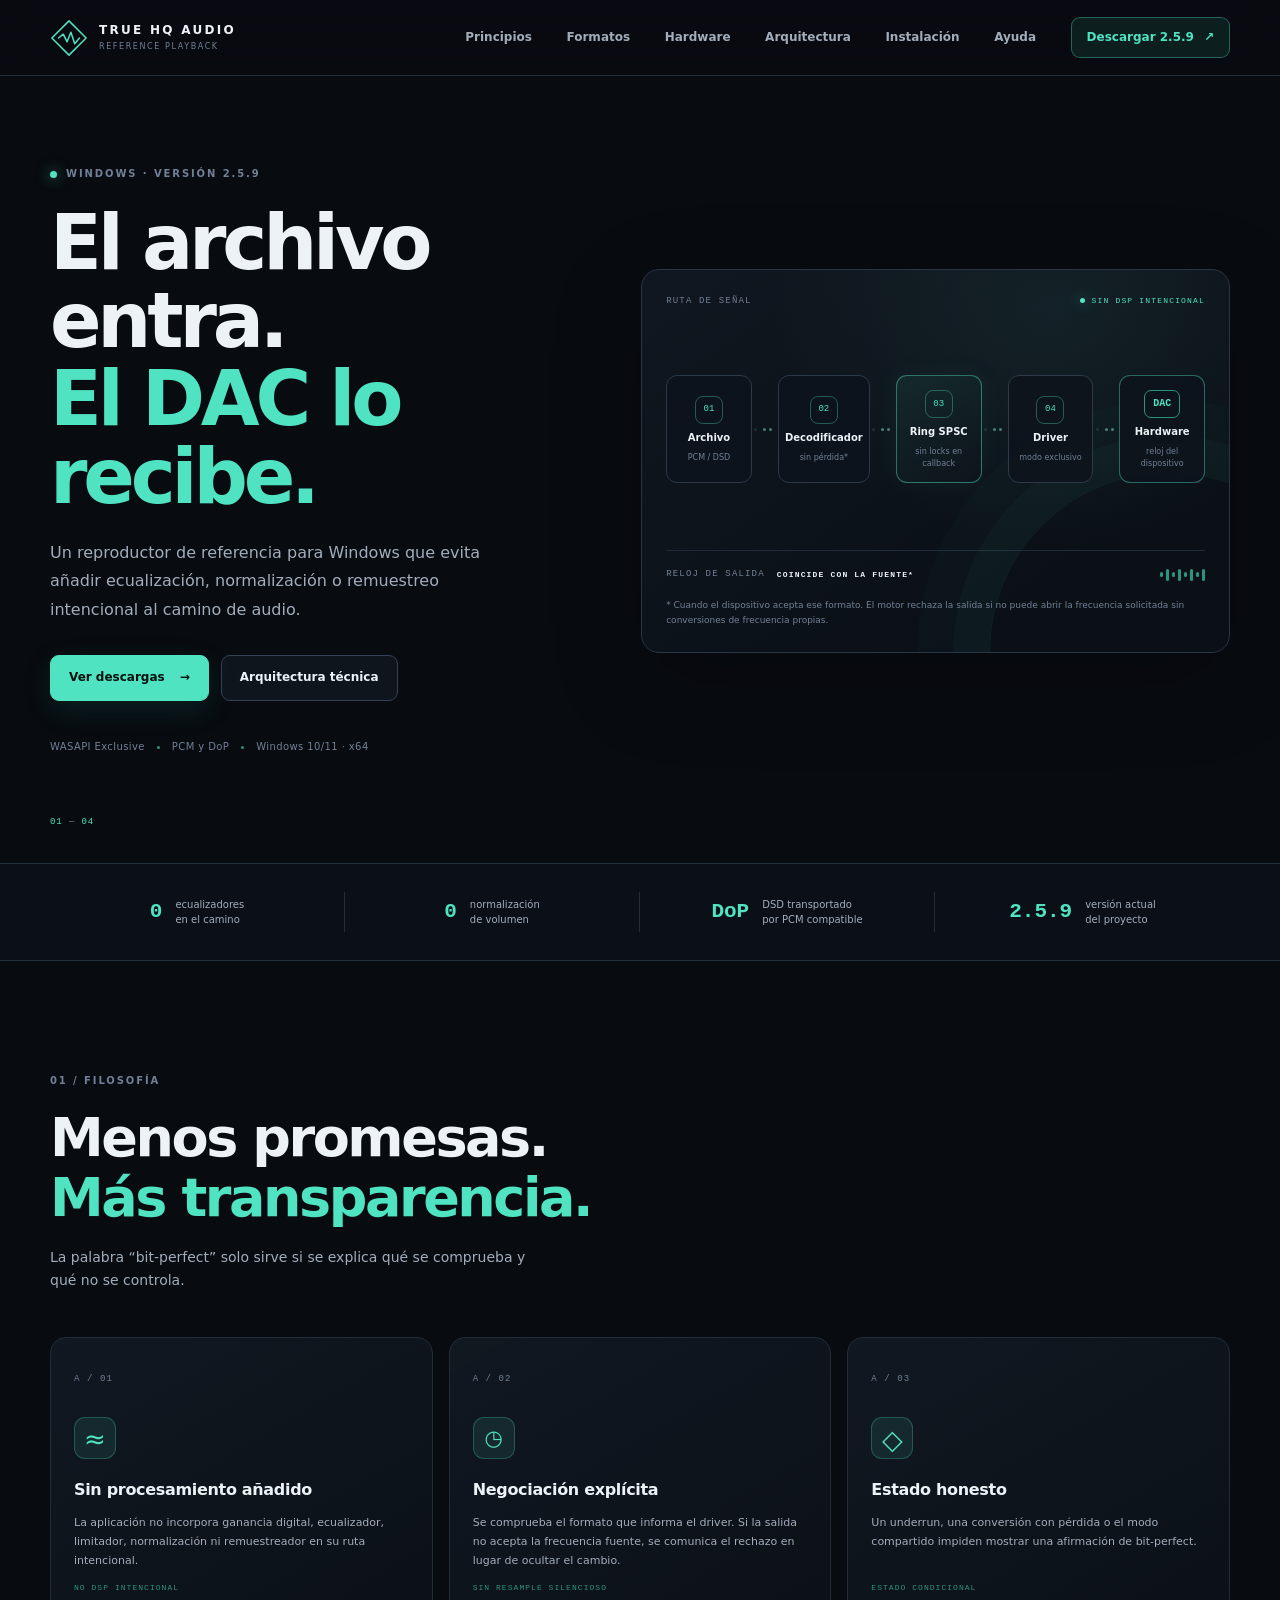
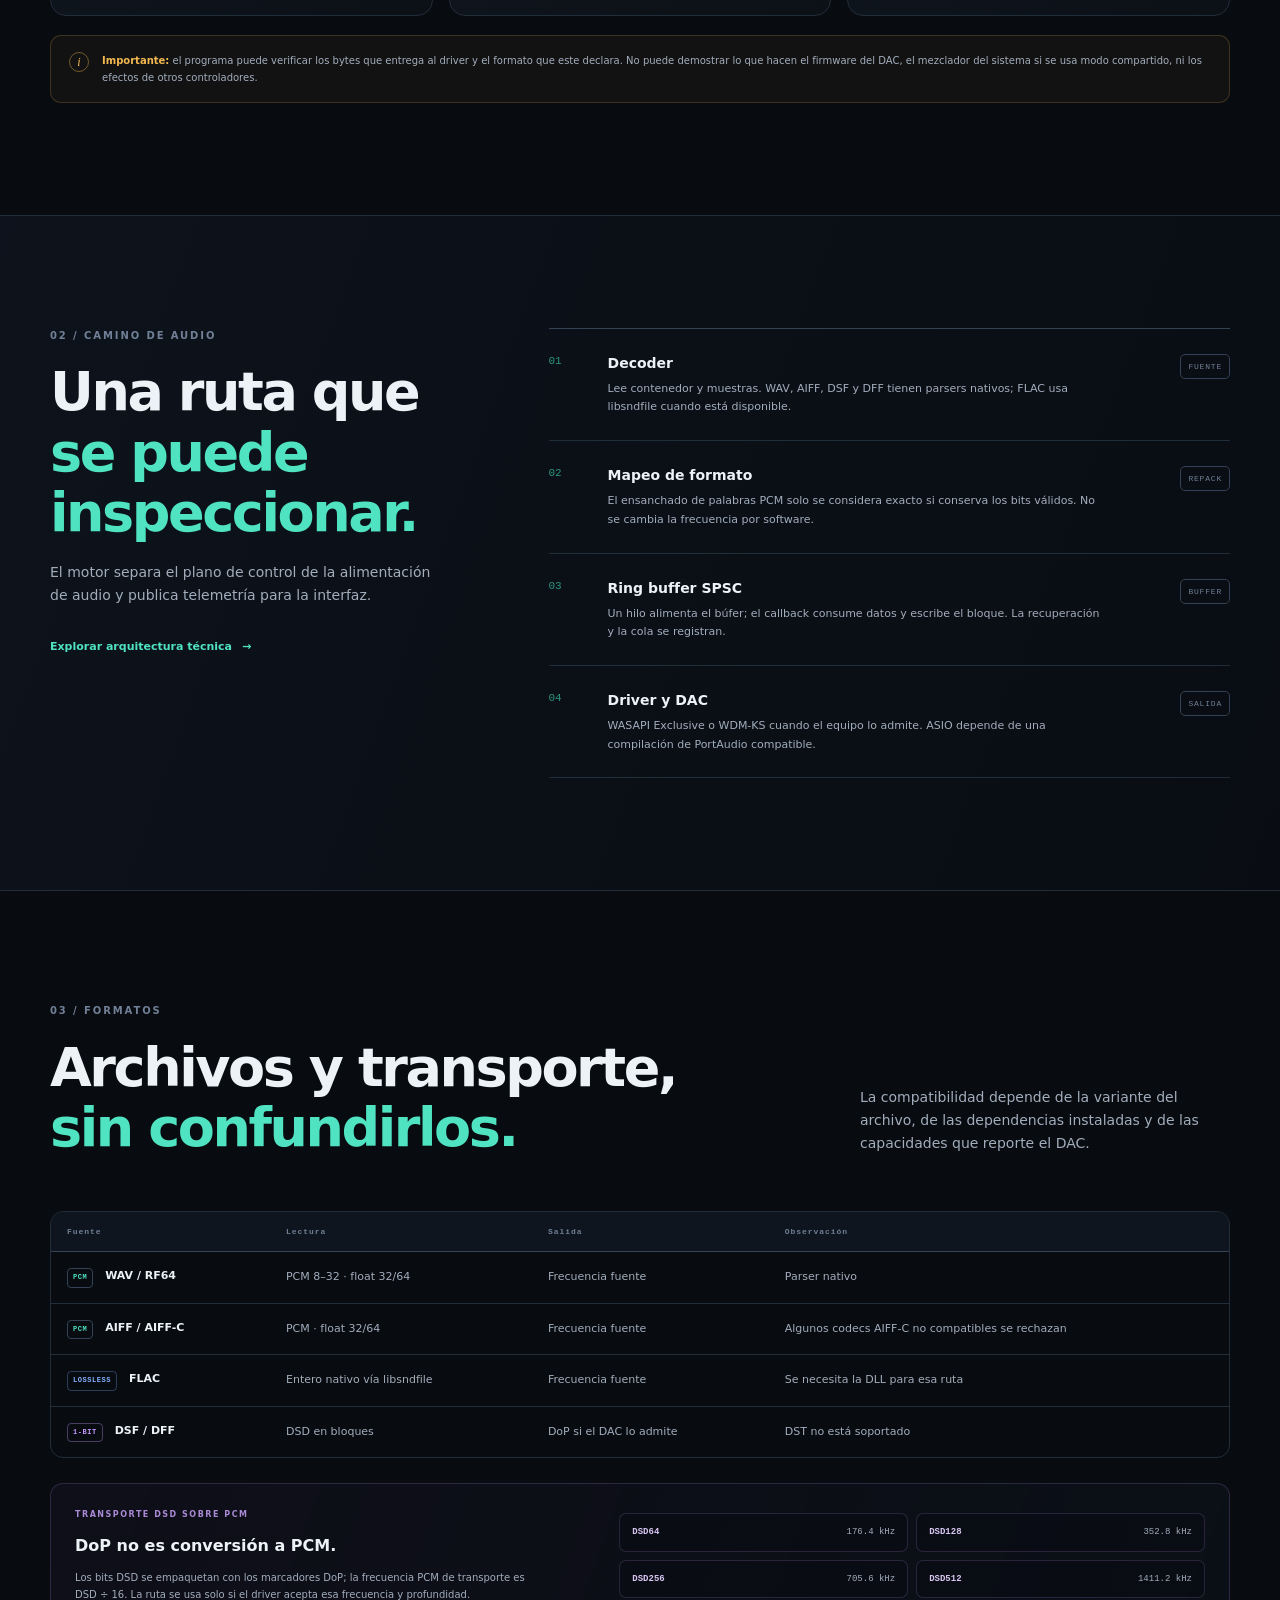
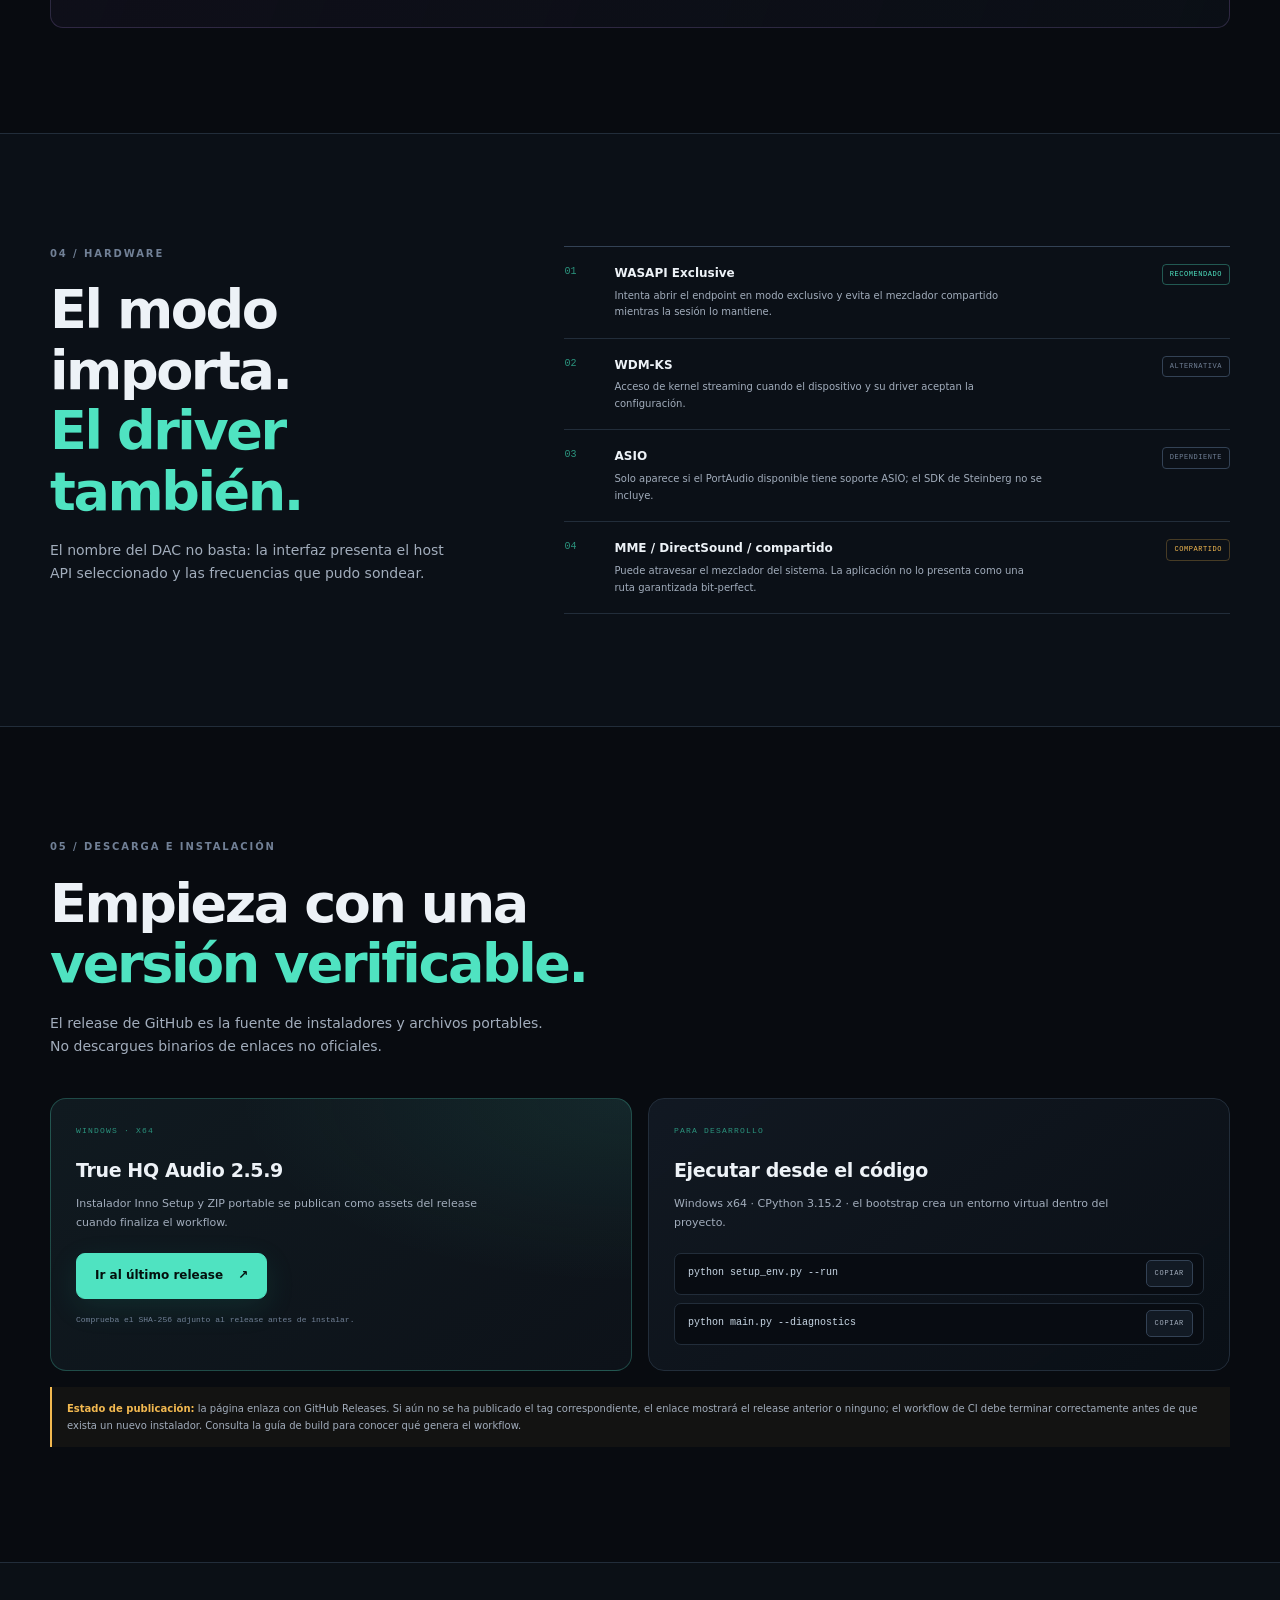
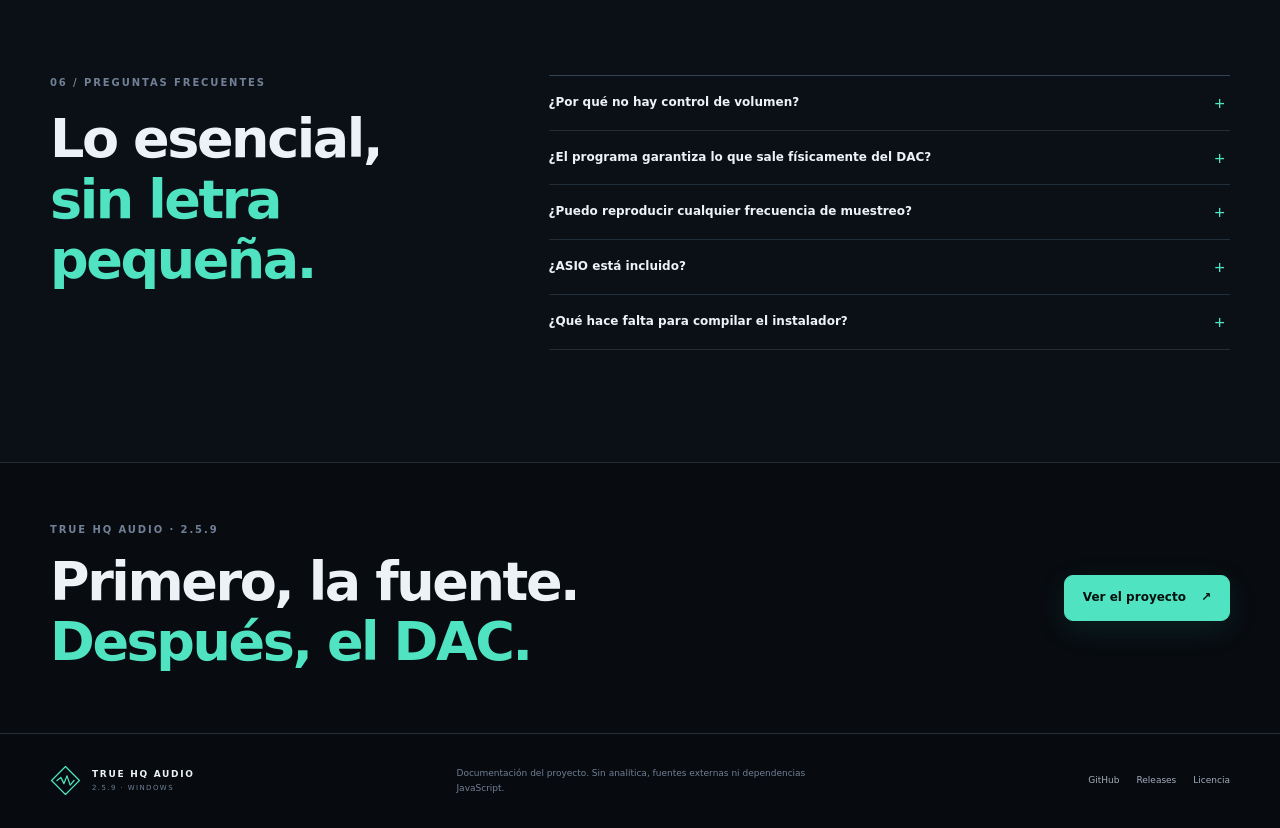
<file: docs/site-preview.html>
<!doctype html>
<html lang="es">
<head>
  <meta charset="utf-8">
  <meta name="viewport" content="width=device-width, initial-scale=1">
  <meta name="color-scheme" content="dark">
  <meta name="robots" content="noindex">
  <meta http-equiv="refresh" content="0; url=index.html">
  <title>True HQ Audio — documentación</title>
  <link rel="canonical" href="index.html">
</head>
<body>
  <p>La página principal del proyecto está en <a href="index.html">index.html</a>.</p>
</body>
</html>
</file>
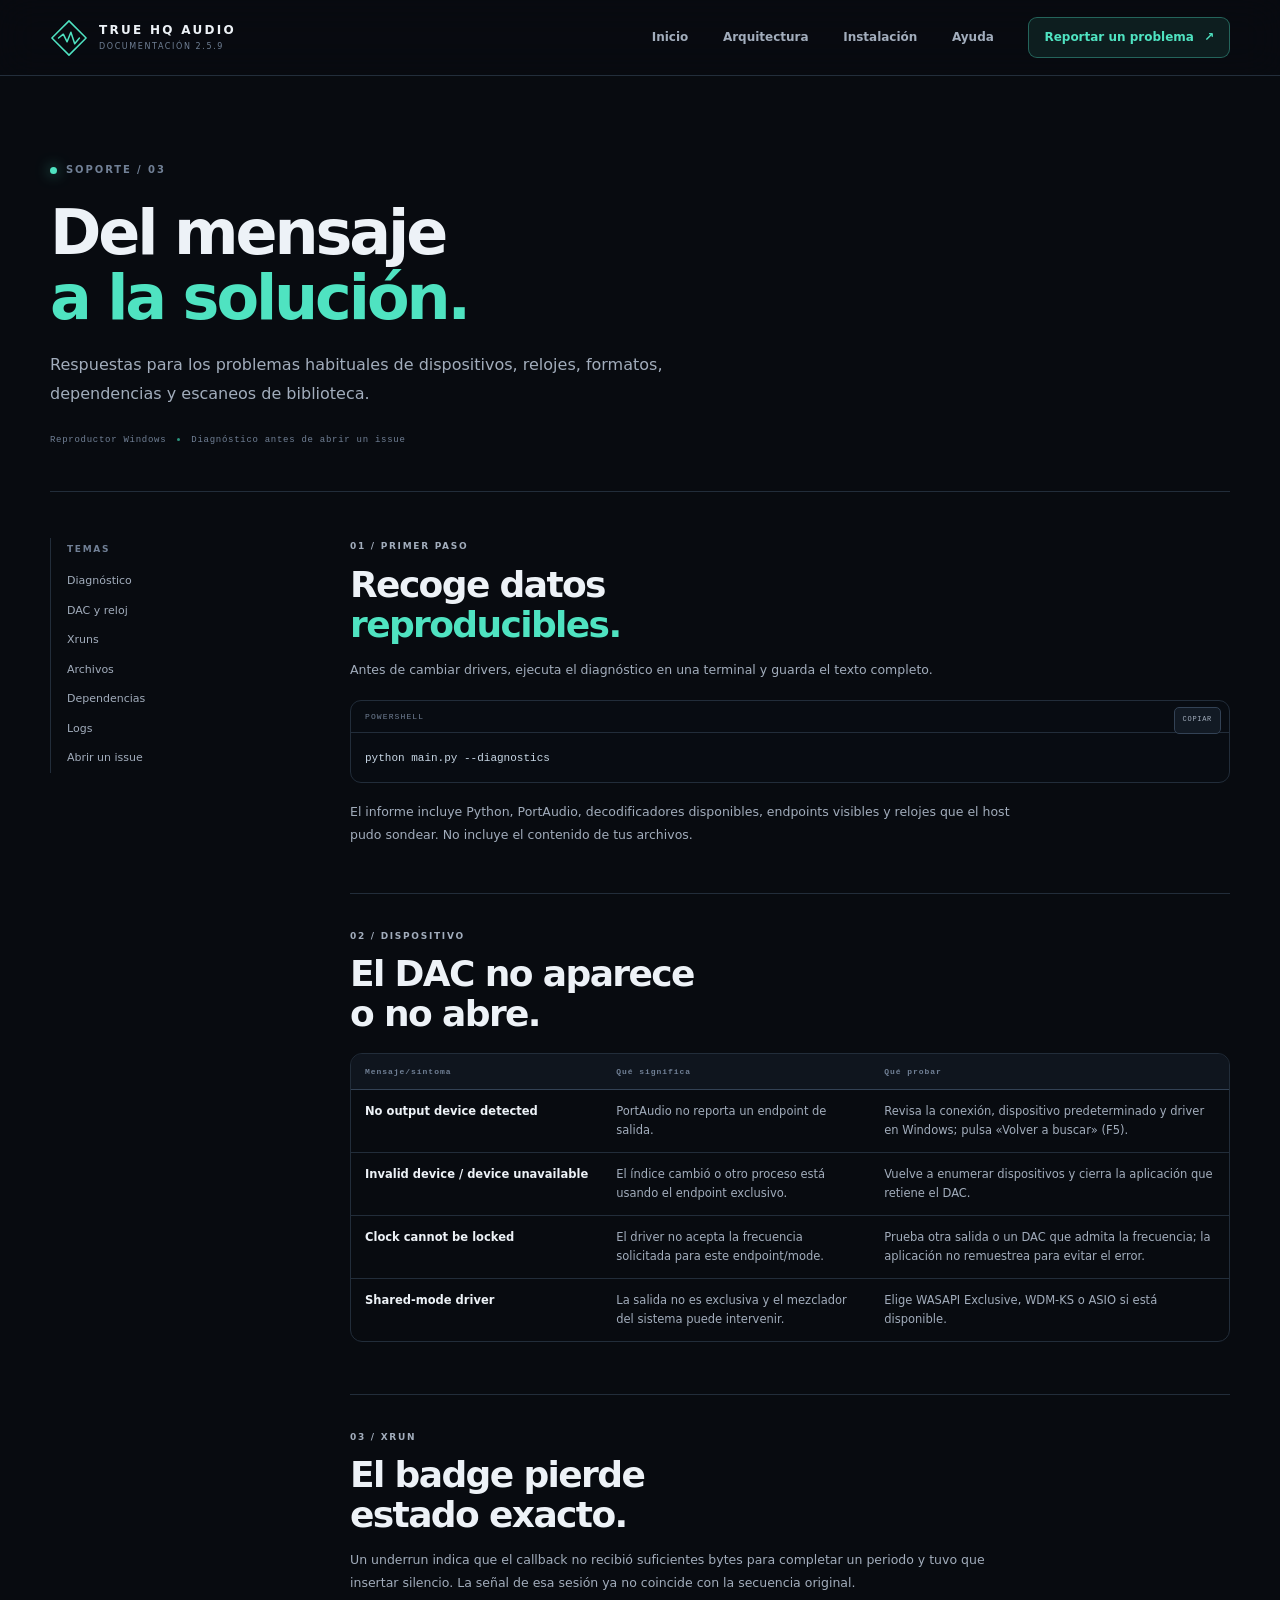
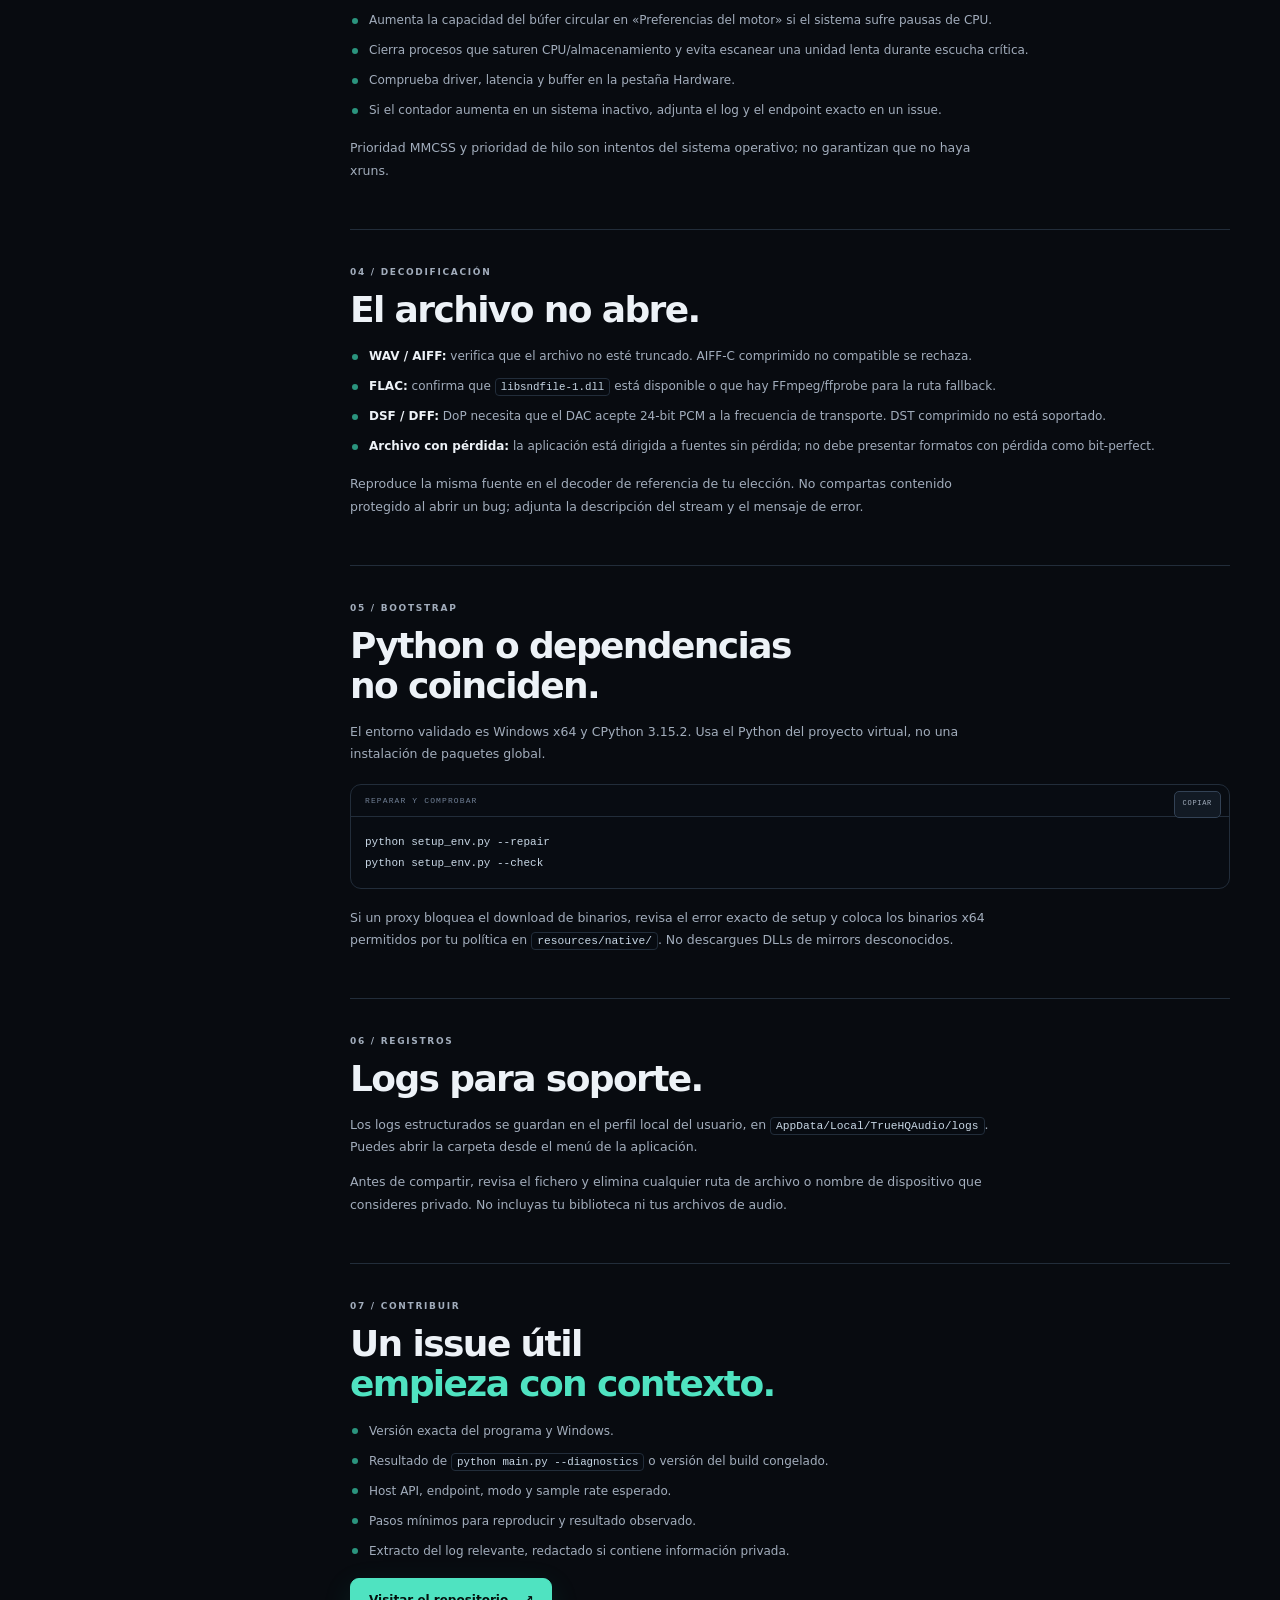
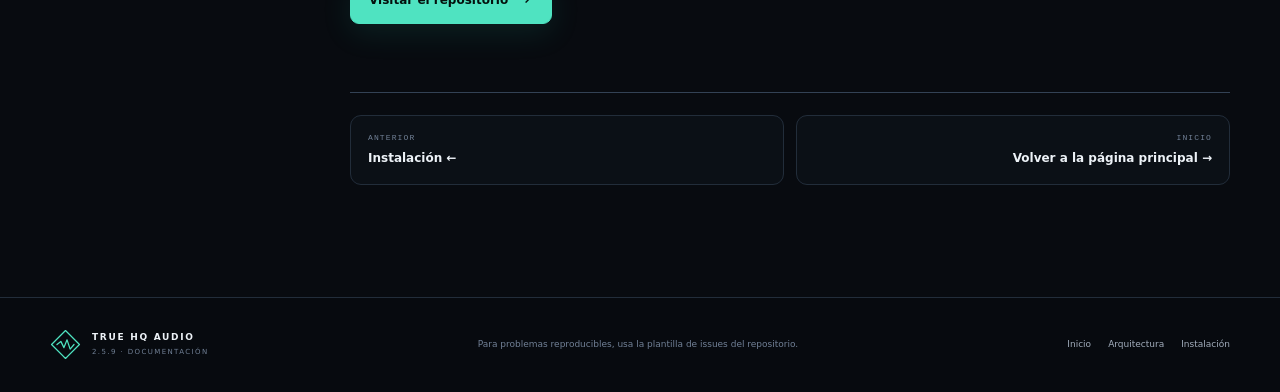
<file: docs/support.html>
<!doctype html>
<html lang="es">
<head>
  <meta charset="utf-8"><meta name="viewport" content="width=device-width, initial-scale=1"><meta name="color-scheme" content="dark"><meta name="theme-color" content="#080b10">
  <meta name="description" content="Ayuda y resolución de errores para True HQ Audio: DAC no compatible, WASAPI, xrun, FLAC, DoP, logs y GitHub Issues."><meta name="gh-repository" content=""><meta name="gh-pages-url" content=""><link rel="canonical" href="">
  <title>Ayuda y resolución de problemas · True HQ Audio 2.5.9</title><link rel="icon" href="favicon.svg" type="image/svg+xml"><link rel="stylesheet" href="site.css"><script src="site.js" defer></script>
</head>
<body>
  <a class="skip-link" href="#contenido">Saltar al contenido</a>
  <header class="site-header"><a class="brand" href="index.html"><span class="brand-mark" aria-hidden="true"><svg viewBox="0 0 40 40"><path d="M20 2 38 20 20 38 2 20 20 2Z"/><path d="m9 20 5-4 4 8 4-10 4 12 5-6"/></svg></span><span class="brand-wordmark"><strong>TRUE HQ AUDIO</strong><small>DOCUMENTACIÓN 2.5.9</small></span></a><button class="menu-toggle" type="button" aria-expanded="false" aria-controls="main-nav" aria-label="Abrir menú"><span></span><span></span><span></span></button><nav id="main-nav" class="main-nav" aria-label="Navegación principal"><a href="index.html">Inicio</a><a href="architecture.html">Arquitectura</a><a href="installation.html">Instalación</a><a href="support.html" aria-current="page">Ayuda</a><a class="nav-cta" href="#issues" data-project-link>Reportar un problema <span>↗</span></a></nav></header>
  <main id="contenido">
    <section class="doc-hero section-wrap"><p class="eyebrow"><span class="status-dot"></span> SOPORTE / 03</p><h1>Del mensaje<br><span>a la solución.</span></h1><p class="hero-lede">Respuestas para los problemas habituales de dispositivos, relojes, formatos, dependencias y escaneos de biblioteca.</p><div class="doc-meta"><span>Reproductor Windows</span><i></i><span>Diagnóstico antes de abrir un issue</span></div></section>
    <section class="section-wrap doc-section"><div class="doc-two-col"><aside class="doc-aside"><p class="eyebrow">TEMAS</p><a href="#diagnostico">Diagnóstico</a><a href="#dac">DAC y reloj</a><a href="#dropouts">Xruns</a><a href="#formatos">Archivos</a><a href="#dependencias">Dependencias</a><a href="#logs">Logs</a><a href="#issues">Abrir un issue</a></aside><div class="doc-content">
      <section id="diagnostico" class="doc-block"><p class="eyebrow">01 / PRIMER PASO</p><h2>Recoge datos<br><span>reproducibles.</span></h2><p>Antes de cambiar drivers, ejecuta el diagnóstico en una terminal y guarda el texto completo.</p><div class="code-block"><div class="code-title">POWERSHELL</div><pre><code>python main.py --diagnostics</code></pre><button class="copy-button" type="button" data-copy="python main.py --diagnostics" aria-label="Copiar comando">COPIAR</button></div><p>El informe incluye Python, PortAudio, decodificadores disponibles, endpoints visibles y relojes que el host pudo sondear. No incluye el contenido de tus archivos.</p></section>
      <section id="dac" class="doc-block"><p class="eyebrow">02 / DISPOSITIVO</p><h2>El DAC no aparece<br>o no abre.</h2><div class="doc-table-wrap"><table class="doc-table"><thead><tr><th>Mensaje/síntoma</th><th>Qué significa</th><th>Qué probar</th></tr></thead><tbody><tr><td>No output device detected</td><td>PortAudio no reporta un endpoint de salida.</td><td>Revisa la conexión, dispositivo predeterminado y driver en Windows; pulsa «Volver a buscar» (F5).</td></tr><tr><td>Invalid device / device unavailable</td><td>El índice cambió o otro proceso está usando el endpoint exclusivo.</td><td>Vuelve a enumerar dispositivos y cierra la aplicación que retiene el DAC.</td></tr><tr><td>Clock cannot be locked</td><td>El driver no acepta la frecuencia solicitada para este endpoint/mode.</td><td>Prueba otra salida o un DAC que admita la frecuencia; la aplicación no remuestrea para evitar el error.</td></tr><tr><td>Shared-mode driver</td><td>La salida no es exclusiva y el mezclador del sistema puede intervenir.</td><td>Elige WASAPI Exclusive, WDM-KS o ASIO si está disponible.</td></tr></tbody></table></div></section>
      <section id="dropouts" class="doc-block"><p class="eyebrow">03 / XRUN</p><h2>El badge pierde<br>estado exacto.</h2><p>Un underrun indica que el callback no recibió suficientes bytes para completar un periodo y tuvo que insertar silencio. La señal de esa sesión ya no coincide con la secuencia original.</p><ul class="doc-list"><li>Aumenta la capacidad del búfer circular en «Preferencias del motor» si el sistema sufre pausas de CPU.</li><li>Cierra procesos que saturen CPU/almacenamiento y evita escanear una unidad lenta durante escucha crítica.</li><li>Comprueba driver, latencia y buffer en la pestaña Hardware.</li><li>Si el contador aumenta en un sistema inactivo, adjunta el log y el endpoint exacto en un issue.</li></ul><p>Prioridad MMCSS y prioridad de hilo son intentos del sistema operativo; no garantizan que no haya xruns.</p></section>
      <section id="formatos" class="doc-block"><p class="eyebrow">04 / DECODIFICACIÓN</p><h2>El archivo no abre.</h2><ul class="doc-list"><li><strong>WAV / AIFF:</strong> verifica que el archivo no esté truncado. AIFF-C comprimido no compatible se rechaza.</li><li><strong>FLAC:</strong> confirma que <code>libsndfile-1.dll</code> está disponible o que hay FFmpeg/ffprobe para la ruta fallback.</li><li><strong>DSF / DFF:</strong> DoP necesita que el DAC acepte 24-bit PCM a la frecuencia de transporte. DST comprimido no está soportado.</li><li><strong>Archivo con pérdida:</strong> la aplicación está dirigida a fuentes sin pérdida; no debe presentar formatos con pérdida como bit-perfect.</li></ul><p>Reproduce la misma fuente en el decoder de referencia de tu elección. No compartas contenido protegido al abrir un bug; adjunta la descripción del stream y el mensaje de error.</p></section>
      <section id="dependencias" class="doc-block"><p class="eyebrow">05 / BOOTSTRAP</p><h2>Python o dependencias<br>no coinciden.</h2><p>El entorno validado es Windows x64 y CPython 3.15.2. Usa el Python del proyecto virtual, no una instalación de paquetes global.</p><div class="code-block"><div class="code-title">REPARAR Y COMPROBAR</div><pre><code>python setup_env.py --repair
python setup_env.py --check</code></pre><button class="copy-button" type="button" data-copy="python setup_env.py --repair&#10;python setup_env.py --check" aria-label="Copiar comandos">COPIAR</button></div><p>Si un proxy bloquea el download de binarios, revisa el error exacto de setup y coloca los binarios x64 permitidos por tu política en <code>resources/native/</code>. No descargues DLLs de mirrors desconocidos.</p></section>
      <section id="logs" class="doc-block"><p class="eyebrow">06 / REGISTROS</p><h2>Logs para soporte.</h2><p>Los logs estructurados se guardan en el perfil local del usuario, en <code>AppData/Local/TrueHQAudio/logs</code>. Puedes abrir la carpeta desde el menú de la aplicación.</p><p>Antes de compartir, revisa el fichero y elimina cualquier ruta de archivo o nombre de dispositivo que consideres privado. No incluyas tu biblioteca ni tus archivos de audio.</p></section>
      <section id="issues" class="doc-block"><p class="eyebrow">07 / CONTRIBUIR</p><h2>Un issue útil<br><span>empieza con contexto.</span></h2><ul class="doc-list"><li>Versión exacta del programa y Windows.</li><li>Resultado de <code>python main.py --diagnostics</code> o versión del build congelado.</li><li>Host API, endpoint, modo y sample rate esperado.</li><li>Pasos mínimos para reproducir y resultado observado.</li><li>Extracto del log relevante, redactado si contiene información privada.</li></ul><a class="button button-primary" href="#issues" data-project-link>Visitar el repositorio <span>↗</span></a></section>
      <nav class="doc-next" aria-label="Navegación de documentación"><a href="installation.html"><small>ANTERIOR</small><strong>Instalación ←</strong></a><a href="index.html"><small>INICIO</small><strong>Volver a la página principal →</strong></a></nav>
    </div></div></section>
  </main>
  <footer class="site-footer"><a class="brand footer-brand" href="index.html"><span class="brand-mark" aria-hidden="true"><svg viewBox="0 0 40 40"><path d="M20 2 38 20 20 38 2 20 20 2Z"/><path d="m9 20 5-4 4 8 4-10 4 12 5-6"/></svg></span><span class="brand-wordmark"><strong>TRUE HQ AUDIO</strong><small>2.5.9 · DOCUMENTACIÓN</small></span></a><p>Para problemas reproducibles, usa la plantilla de issues del repositorio.</p><div class="footer-links"><a href="index.html">Inicio</a><a href="architecture.html">Arquitectura</a><a href="installation.html">Instalación</a></div></footer>
</body>
</html>
</file>
<file: docs/site.css>
:root {
  color-scheme: dark;
  --bg: #080b10;
  --surface: #0d121a;
  --surface-raised: #121a24;
  --surface-hover: #182331;
  --line: #222d3a;
  --line-bright: #334255;
  --text: #edf2f7;
  --muted: #a2adbc;
  --dim: #718096;
  --accent: #4fe3c1;
  --accent-dim: #2b947e;
  --accent-wash: rgba(79, 227, 193, .09);
  --warning: #f3b950;
  --danger: #f17474;
  --content: 1180px;
  --radius: 16px;
  font-family: Inter, "Segoe UI Variable Text", "Segoe UI", system-ui, sans-serif;
  font-synthesis: none;
  text-rendering: optimizeLegibility;
  -webkit-font-smoothing: antialiased;
  -moz-osx-font-smoothing: grayscale;
}

*, *::before, *::after { box-sizing: border-box; }
html { scroll-behavior: smooth; scroll-padding-top: 88px; background: var(--bg); }
body { margin: 0; min-width: 320px; background: var(--bg); color: var(--text); line-height: 1.65; }
body::before { position: fixed; z-index: -1; inset: 0; content: ""; pointer-events: none; opacity: .24; background-image: linear-gradient(rgba(124, 147, 173, .035) 1px, transparent 1px), linear-gradient(90deg, rgba(124, 147, 173, .035) 1px, transparent 1px); background-size: 48px 48px; mask-image: linear-gradient(to bottom, black, transparent 70%); }
a { color: inherit; text-decoration: none; }
button, a { -webkit-tap-highlight-color: transparent; }
a:focus-visible, button:focus-visible, summary:focus-visible { outline: 2px solid var(--accent); outline-offset: 4px; }
button { font: inherit; }
.skip-link { position: fixed; z-index: 100; top: 8px; left: 8px; padding: 9px 14px; transform: translateY(-150%); border-radius: 8px; background: var(--accent); color: #04100d; font-weight: 700; }
.skip-link:focus { transform: translateY(0); }
.section-wrap { width: min(var(--content), calc(100% - 64px)); margin-inline: auto; }
.section-block { padding-block: 112px; }

.site-header { position: sticky; z-index: 20; top: 0; display: flex; align-items: center; justify-content: space-between; width: 100%; min-height: 76px; padding: 0 max(32px, calc((100vw - var(--content)) / 2)); border-bottom: 1px solid rgba(48, 62, 79, .7); background: rgba(8, 11, 16, .88); backdrop-filter: blur(18px); }
.brand { display: inline-flex; align-items: center; gap: 11px; flex: 0 0 auto; }
.brand-mark { display: grid; width: 38px; height: 38px; place-items: center; }
.brand-mark svg { width: 100%; fill: none; stroke: var(--accent); stroke-linecap: round; stroke-linejoin: round; stroke-width: 1.6; }
.brand-wordmark { display: grid; gap: 0; line-height: 1.2; }
.brand-wordmark strong { font-size: 12px; font-weight: 750; letter-spacing: .19em; }
.brand-wordmark small { margin-top: 5px; color: var(--dim); font-size: 8px; letter-spacing: .2em; }
.main-nav { display: flex; align-items: center; gap: clamp(18px, 2.7vw, 38px); }
.main-nav > a { color: var(--muted); font-size: 12px; font-weight: 550; transition: color .18s ease; }
.main-nav > a:hover { color: var(--text); }
.main-nav .nav-cta { display: inline-flex; align-items: center; gap: 10px; padding: 10px 15px; border: 1px solid rgba(79, 227, 193, .36); border-radius: 9px; background: var(--accent-wash); color: var(--accent); font-weight: 700; }
.main-nav .nav-cta:hover { border-color: var(--accent); background: rgba(79, 227, 193, .14); }
.menu-toggle { display: none; }

.hero { position: relative; display: grid; grid-template-columns: .92fr 1.08fr; align-items: center; gap: clamp(40px, 7vw, 100px); min-height: 650px; padding-block: 90px 108px; }
.hero-copy { max-width: 560px; }
.eyebrow { display: flex; align-items: center; gap: 9px; margin: 0 0 21px; color: var(--dim); font-size: 10px; font-weight: 750; letter-spacing: .19em; }
.status-dot, .live-label b { display: inline-block; width: 7px; height: 7px; border-radius: 50%; background: var(--accent); box-shadow: 0 0 14px rgba(79, 227, 193, .7); }
h1, h2, h3, p { margin-top: 0; }
h1 { margin-bottom: 22px; font-size: clamp(44px, 6.1vw, 76px); font-weight: 690; letter-spacing: -.055em; line-height: 1.03; }
h1 span, h2 span { color: var(--accent); }
.hero-lede { max-width: 480px; margin-bottom: 30px; color: var(--muted); font-size: 16px; line-height: 1.8; }
.hero-actions { display: flex; flex-wrap: wrap; align-items: center; gap: 12px; }
.button { display: inline-flex; min-height: 46px; align-items: center; justify-content: center; gap: 15px; padding: 0 18px; border: 1px solid transparent; border-radius: 9px; font-size: 12px; font-weight: 700; transition: transform .18s ease, background .18s ease, border-color .18s ease; }
.button:hover { transform: translateY(-2px); }
.button-primary { border-color: var(--accent); background: var(--accent); color: #04100d; box-shadow: 0 9px 30px rgba(30, 190, 153, .12); }
.button-primary:hover { background: #77f0d4; }
.button-quiet { border-color: var(--line-bright); background: rgba(18, 26, 36, .68); color: var(--text); }
.button-quiet:hover { border-color: #53657b; background: var(--surface-hover); }
.hero-meta { display: flex; flex-wrap: wrap; align-items: center; gap: 12px; margin-top: 38px; color: var(--dim); font-size: 10px; letter-spacing: .04em; }
.hero-meta i { width: 3px; height: 3px; border-radius: 50%; background: var(--accent-dim); }
.hero-art { position: relative; min-height: 380px; overflow: hidden; padding: 24px; border: 1px solid #273544; border-radius: 18px; background: radial-gradient(ellipse at 70% 10%, rgba(61, 130, 125, .13), transparent 48%), linear-gradient(145deg, #101720, #0b1017 75%); box-shadow: 0 26px 90px rgba(0, 0, 0, .22); }
.hero-art::after { position: absolute; right: -120px; bottom: -180px; width: 360px; height: 360px; border: 1px solid rgba(79, 227, 193, .08); border-radius: 50%; content: ""; box-shadow: 0 0 0 36px rgba(79, 227, 193, .025), 0 0 0 72px rgba(79, 227, 193, .018); pointer-events: none; }
.art-topline, .art-footer { display: flex; align-items: center; justify-content: space-between; color: var(--dim); font-family: "Cascadia Mono", Consolas, monospace; font-size: 9px; letter-spacing: .13em; }
.live-label { display: flex; align-items: center; gap: 7px; color: var(--accent); font-size: 8px; }
.live-label b { width: 5px; height: 5px; }
.signal-flow { position: relative; display: flex; align-items: center; justify-content: space-between; gap: 5px; min-height: 242px; }
.signal-node { position: relative; z-index: 1; display: grid; width: 94px; min-height: 108px; flex: 0 1 94px; align-content: center; justify-items: center; gap: 6px; padding: 10px 6px; border: 1px solid #2b3948; border-radius: 11px; background: rgba(14, 20, 29, .92); text-align: center; }
.signal-node strong { font-size: 10px; font-weight: 650; }
.signal-node small { color: var(--dim); font-size: 8px; line-height: 1.4; }
.node-icon { display: grid; width: 28px; height: 28px; place-items: center; border: 1px solid rgba(79, 227, 193, .35); border-radius: 8px; color: var(--accent); font-family: "Cascadia Mono", Consolas, monospace; font-size: 9px; }
.node-ring { border-color: rgba(79, 227, 193, .45); background: linear-gradient(145deg, rgba(34, 88, 78, .27), rgba(14, 20, 29, .96)); box-shadow: 0 0 28px rgba(79, 227, 193, .06); }
.node-dac { border-color: rgba(79, 227, 193, .42); }
.dac-glyph { display: grid; width: 36px; height: 28px; place-items: center; border: 1px solid var(--accent-dim); border-radius: 7px; color: var(--accent); font-family: "Cascadia Mono", Consolas, monospace; font-size: 10px; font-weight: 700; }
.signal-link { display: flex; min-width: 8px; flex: 1 1 18px; justify-content: center; gap: 3px; }
.signal-link i { width: 3px; height: 3px; border-radius: 50%; background: #4b7f78; animation: signal 1.7s ease-in-out infinite; }
.signal-link i:nth-child(2) { animation-delay: .22s; }
.signal-link i:nth-child(3) { animation-delay: .44s; }
@keyframes signal { 0%, 100% { opacity: .26; transform: translateX(-3px); } 50% { opacity: .95; transform: translateX(3px); } }
.art-footer { justify-content: flex-start; gap: 12px; padding-top: 16px; border-top: 1px solid #202b37; }
.art-footer strong { color: var(--text); font-size: 8px; }
.clock-bars { display: flex; height: 14px; align-items: center; gap: 3px; margin-left: auto; }
.clock-bars i { width: 3px; border-radius: 3px; background: var(--accent-dim); }
.clock-bars i:nth-child(odd) { height: 5px; }.clock-bars i:nth-child(even) { height: 12px; }
.art-note { position: relative; z-index: 1; margin: 16px 0 0; color: var(--dim); font-size: 9px; line-height: 1.65; }
.hero-index { position: absolute; bottom: 34px; left: 0; color: var(--accent); font-family: "Cascadia Mono", Consolas, monospace; font-size: 9px; letter-spacing: .1em; }.hero-index span { color: var(--dim); }

.proof-strip { display: grid; grid-template-columns: repeat(4, 1fr); width: 100%; padding: 28px max(32px, calc((100vw - var(--content)) / 2)); border-block: 1px solid var(--line); background: rgba(13, 18, 26, .82); }
.proof-strip > div { display: flex; align-items: center; justify-content: center; gap: 13px; min-height: 40px; border-right: 1px solid var(--line); }
.proof-strip > div:last-child { border: 0; }
.proof-strip strong { color: var(--accent); font-family: "Cascadia Mono", Consolas, monospace; font-size: 21px; font-weight: 600; }
.proof-strip span { color: var(--muted); font-size: 10px; line-height: 1.5; }

.section-heading { max-width: 610px; }
.section-heading .eyebrow { margin-bottom: 18px; }
h2 { margin-bottom: 17px; font-size: clamp(34px, 4.5vw, 54px); font-weight: 660; letter-spacing: -.045em; line-height: 1.12; }
.section-heading > p:not(.eyebrow) { max-width: 500px; color: var(--muted); font-size: 14px; }
.principle-grid { display: grid; grid-template-columns: repeat(3, 1fr); gap: 16px; margin-top: 45px; }
.principle-card { position: relative; min-height: 270px; padding: 25px 23px 22px; border: 1px solid var(--line); border-radius: var(--radius); background: linear-gradient(150deg, rgba(18, 26, 36, .86), rgba(12, 17, 24, .94)); transition: border-color .2s ease, transform .2s ease; }
.principle-card:hover { transform: translateY(-3px); border-color: #3c5860; }
.card-index { color: var(--dim); font-family: "Cascadia Mono", Consolas, monospace; font-size: 9px; letter-spacing: .12em; }
.principle-icon { display: grid; width: 42px; height: 42px; place-items: center; margin: 28px 0 18px; border: 1px solid rgba(79, 227, 193, .26); border-radius: 11px; background: var(--accent-wash); color: var(--accent); font-size: 24px; }
.icon-clock { font-size: 21px; }.icon-shield { font-size: 27px; }
.principle-card h3, .download-card h3, .source-card h3 { margin-bottom: 9px; font-size: 16px; font-weight: 650; letter-spacing: -.02em; }
.principle-card p { margin-bottom: 22px; color: var(--muted); font-size: 11px; line-height: 1.75; }
.card-foot { position: absolute; bottom: 20px; left: 23px; color: var(--accent-dim); font-family: "Cascadia Mono", Consolas, monospace; font-size: 8px; letter-spacing: .13em; }
.honesty-note { display: flex; gap: 13px; margin-top: 19px; padding: 16px 18px; border: 1px solid rgba(243, 185, 80, .19); border-radius: 11px; background: rgba(243, 185, 80, .045); }
.note-mark { display: grid; width: 20px; height: 20px; flex: 0 0 20px; place-items: center; border: 1px solid rgba(243, 185, 80, .42); border-radius: 50%; color: var(--warning); font-family: Georgia, serif; font-size: 12px; font-style: italic; }
.honesty-note p { margin: 0; color: var(--muted); font-size: 10px; line-height: 1.7; }.honesty-note strong { color: var(--warning); }

.signal-section { border-block: 1px solid var(--line); background: linear-gradient(110deg, rgba(13, 19, 28, .96), rgba(9, 13, 19, .95)); }
.signal-layout { display: grid; grid-template-columns: .72fr 1.28fr; align-items: start; gap: clamp(45px, 9vw, 130px); }
.signal-layout .section-heading { position: sticky; top: 115px; }
.text-link { display: inline-flex; align-items: center; gap: 10px; margin-top: 17px; color: var(--accent); font-size: 11px; font-weight: 650; }
.text-link span { transition: transform .2s ease; }.text-link:hover span { transform: translate(3px, -2px); }
.pipeline { border-top: 1px solid var(--line-bright); }
.pipeline-step { display: grid; grid-template-columns: 42px 1fr auto; align-items: start; gap: 17px; padding: 23px 0; border-bottom: 1px solid var(--line); }
.pipeline-number { color: var(--accent-dim); font-family: "Cascadia Mono", Consolas, monospace; font-size: 11px; }
.pipeline-step strong { display: block; margin-bottom: 5px; font-size: 14px; font-weight: 650; }
.pipeline-step p { max-width: 500px; margin: 0; color: var(--muted); font-size: 11px; line-height: 1.7; }
.pipeline-tag { margin-top: 2px; padding: 5px 7px; border: 1px solid var(--line-bright); border-radius: 5px; color: var(--dim); font-family: "Cascadia Mono", Consolas, monospace; font-size: 8px; letter-spacing: .1em; }

.formats-section { padding-bottom: 105px; }
.heading-row { display: flex; max-width: none; align-items: end; justify-content: space-between; gap: 32px; }
.heading-row > p { max-width: 370px !important; margin-bottom: 21px; }
.format-table-wrap { overflow-x: auto; margin-top: 35px; border: 1px solid var(--line); border-radius: 13px; }
.format-table { width: 100%; border-collapse: collapse; font-size: 11px; text-align: left; }
.format-table th { padding: 13px 16px; border-bottom: 1px solid var(--line-bright); background: rgba(18, 26, 36, .7); color: var(--dim); font-family: "Cascadia Mono", Consolas, monospace; font-size: 8px; font-weight: 600; letter-spacing: .12em; white-space: nowrap; }
.format-table td { padding: 15px 16px; border-bottom: 1px solid var(--line); color: var(--muted); white-space: nowrap; }
.format-table tbody tr:last-child td { border: 0; }.format-table td:first-child { color: var(--text); font-weight: 600; }
.format-mark { display: inline-block; margin-right: 8px; padding: 3px 5px; border: 1px solid var(--line-bright); border-radius: 4px; color: var(--accent); font-family: "Cascadia Mono", Consolas, monospace; font-size: 7px; letter-spacing: .08em; }
.format-mark.dsd { color: #c39bff; border-color: rgba(195, 155, 255, .35); }.format-mark.lossless { color: #82b3ff; border-color: rgba(130, 179, 255, .3); }
.dop-grid { display: grid; grid-template-columns: 1fr 1.15fr; gap: 35px; margin-top: 25px; padding: 24px; border: 1px solid rgba(195, 155, 255, .18); border-radius: 13px; background: linear-gradient(110deg, rgba(58, 40, 82, .14), rgba(13, 18, 26, .65)); }
.dop-grid .eyebrow { margin-bottom: 12px; color: #a98ad4; font-size: 8px; }.dop-grid h3 { margin-bottom: 9px; font-size: 16px; font-weight: 650; }.dop-grid > div > p:last-child { max-width: 460px; margin: 0; color: var(--muted); font-size: 10px; line-height: 1.7; }
.dop-rates { display: grid; grid-template-columns: repeat(2, 1fr); gap: 8px; align-content: center; }.dop-rates span { display: flex; justify-content: space-between; gap: 8px; padding: 11px 12px; border: 1px solid rgba(195, 155, 255, .17); border-radius: 7px; background: rgba(8, 11, 16, .34); font-family: "Cascadia Mono", Consolas, monospace; font-size: 9px; }.dop-rates b { color: #d9c6f3; font-weight: 600; }.dop-rates i { color: var(--muted); font-style: normal; }

.hardware-section { border-block: 1px solid var(--line); background: #0b1017; }
.hardware-layout { display: grid; grid-template-columns: .75fr 1.25fr; align-items: start; gap: clamp(44px, 9vw, 130px); }
.driver-list { border-top: 1px solid var(--line-bright); }
.driver-list article { display: grid; grid-template-columns: 35px 1fr auto; align-items: start; gap: 15px; padding: 17px 0; border-bottom: 1px solid var(--line); }
.driver-rank { color: var(--accent-dim); font-family: "Cascadia Mono", Consolas, monospace; font-size: 10px; }
.driver-list h3 { margin: 0 0 4px; font-size: 12px; font-weight: 650; }.driver-list p { max-width: 430px; margin: 0; color: var(--muted); font-size: 10px; line-height: 1.65; }
.driver-state { padding: 4px 7px; border: 1px solid var(--line-bright); border-radius: 4px; color: var(--dim); font-family: "Cascadia Mono", Consolas, monospace; font-size: 7px; letter-spacing: .08em; white-space: nowrap; }.state-good { border-color: rgba(79, 227, 193, .35); color: var(--accent); }.state-caution { border-color: rgba(243, 185, 80, .26); color: var(--warning); }

.install-section { padding-bottom: 115px; }
.install-grid { display: grid; grid-template-columns: 1fr 1fr; gap: 16px; margin-top: 40px; }
.download-card, .source-card { min-height: 265px; padding: 25px; border: 1px solid var(--line); border-radius: var(--radius); background: linear-gradient(145deg, rgba(18, 26, 36, .9), rgba(10, 15, 22, .95)); }
.download-card { border-color: rgba(79, 227, 193, .25); background: radial-gradient(ellipse at 100% 0, rgba(79, 227, 193, .09), transparent 48%), linear-gradient(145deg, #101a20, #0d1219); }
.download-kicker { display: block; margin-bottom: 18px; color: var(--accent-dim); font-family: "Cascadia Mono", Consolas, monospace; font-size: 8px; letter-spacing: .15em; }
.download-card h3, .source-card h3 { margin-bottom: 8px; font-size: 19px; }.download-card > p, .source-card > p { max-width: 440px; margin-bottom: 20px; color: var(--muted); font-size: 11px; line-height: 1.75; }
.download-foot { margin: 14px 0 0 !important; color: var(--dim) !important; font-family: "Cascadia Mono", Consolas, monospace; font-size: 8px !important; }
.code-line { display: flex; min-height: 42px; align-items: center; justify-content: space-between; gap: 8px; margin-top: 8px; padding: 0 10px 0 13px; border: 1px solid var(--line); border-radius: 7px; background: #080c12; }
.code-line code { overflow: auto; color: #c8d7e5; font-family: "Cascadia Mono", Consolas, monospace; font-size: 10px; white-space: nowrap; }
.copy-button { min-height: 27px; flex: 0 0 auto; padding: 0 8px; border: 1px solid var(--line-bright); border-radius: 5px; background: var(--surface-raised); color: var(--muted); cursor: pointer; font-family: "Cascadia Mono", Consolas, monospace; font-size: 7px; letter-spacing: .1em; }.copy-button:hover { border-color: var(--accent-dim); color: var(--accent); }
.release-caveat { margin: 16px 0 0; padding: 13px 15px; border-left: 2px solid var(--warning); background: rgba(243, 185, 80, .045); color: var(--muted); font-size: 10px; line-height: 1.7; }.release-caveat strong { color: var(--warning); }

.faq-section { border-block: 1px solid var(--line); background: rgba(13, 18, 26, .72); }
.faq-section .section-wrap { display: grid; grid-template-columns: .72fr 1.28fr; align-items: start; gap: clamp(40px, 9vw, 125px); }
.faq-list { border-top: 1px solid var(--line-bright); }
.faq-list details { border-bottom: 1px solid var(--line); }
.faq-list summary { position: relative; padding: 17px 35px 17px 0; color: var(--text); cursor: pointer; font-size: 12px; font-weight: 600; list-style: none; }
.faq-list summary::-webkit-details-marker { display: none; }.faq-list summary::after { position: absolute; top: 15px; right: 5px; color: var(--accent); content: "+"; font-family: "Cascadia Mono", Consolas, monospace; font-size: 18px; font-weight: 400; }.faq-list details[open] summary::after { content: "−"; }
.faq-list details p { max-width: 620px; margin: -1px 30px 17px 0; color: var(--muted); font-size: 10px; line-height: 1.75; }

.final-cta { display: flex; min-height: 270px; align-items: center; justify-content: space-between; gap: 24px; padding-block: 58px; }.final-cta .eyebrow { margin-bottom: 13px; }.final-cta h2 { margin-bottom: 0; }
.site-footer { display: flex; min-height: 95px; align-items: center; justify-content: space-between; gap: 24px; padding: 20px max(32px, calc((100vw - var(--content)) / 2)); border-top: 1px solid var(--line); background: #070a0f; }.footer-brand .brand-mark { width: 31px; height: 31px; }.footer-brand .brand-wordmark strong { font-size: 9px; }.footer-brand .brand-wordmark small { font-size: 7px; }.site-footer > p { max-width: 370px; margin: 0; color: var(--dim); font-size: 9px; }.footer-links { display: flex; gap: 17px; color: var(--muted); font-size: 9px; }.footer-links a:hover { color: var(--accent); }
.not-found { display: grid; min-height: 100svh; align-content: center; justify-items: start; width: min(700px, calc(100% - 48px)); margin-inline: auto; }.not-found h1 { margin-bottom: 17px; font-size: clamp(44px, 7vw, 76px); letter-spacing: -.05em; line-height: 1.05; }.not-found h1 span { color: var(--accent); }.not-found > p:not(.eyebrow) { margin-bottom: 25px; color: var(--muted); font-size: 14px; }

/* ---------------------------------------------------------------- docs pages */
.doc-hero { padding-block: 86px 44px; border-bottom: 1px solid var(--line); }
.doc-hero h1 { margin-bottom: 20px; font-size: clamp(38px, 5.2vw, 62px); letter-spacing: -.05em; line-height: 1.06; }
.doc-hero .hero-lede { max-width: 660px; margin-bottom: 24px; }
.doc-meta { display: flex; flex-wrap: wrap; align-items: center; gap: 11px; color: var(--dim); font-family: "Cascadia Mono", Consolas, monospace; font-size: 9px; letter-spacing: .08em; }
.doc-meta i { width: 3px; height: 3px; border-radius: 50%; background: var(--accent-dim); }
.doc-section { padding-block: 46px 112px; }
.doc-two-col { display: grid; grid-template-columns: 236px minmax(0, 1fr); align-items: start; gap: clamp(34px, 5vw, 74px); }
.doc-aside { position: sticky; top: 104px; display: grid; gap: 1px; padding-top: 4px; border-left: 1px solid var(--line); }
.doc-aside .eyebrow { margin: 0 0 9px; padding-left: 16px; font-size: 9px; }
.doc-aside a { padding: 6px 0 6px 16px; color: var(--muted); font-size: 11px; line-height: 1.5; transition: color .18s ease; }
.doc-aside a:hover { color: var(--accent); }
.doc-content { min-width: 0; }
.doc-block { padding-block: 34px; border-top: 1px solid var(--line); }
.doc-content > .doc-block:first-child { padding-top: 0; border-top: 0; }
.doc-block > .eyebrow { margin-bottom: 10px; font-size: 9px; }
.doc-block > h2 { margin-bottom: 14px; font-size: clamp(26px, 3vw, 36px); }
.doc-block > p { max-width: 660px; color: var(--muted); font-size: 12.5px; line-height: 1.8; }
.doc-block strong { color: var(--text); font-weight: 650; }
.doc-flow { display: flex; flex-wrap: wrap; align-items: center; gap: 8px; margin: 20px 0; }
.doc-flow span { padding: 7px 10px; border: 1px solid var(--line-bright); border-radius: 6px; background: rgba(8, 12, 18, .6); color: var(--text); font-family: "Cascadia Mono", Consolas, monospace; font-size: 8.5px; letter-spacing: .12em; }
.doc-flow b { color: var(--accent-dim); font-weight: 600; }
.doc-table-wrap { margin-block: 18px; overflow-x: auto; border: 1px solid var(--line); border-radius: 12px; }
.doc-table { width: 100%; border-collapse: collapse; font-size: 11.5px; text-align: left; }
.doc-table th { padding: 11px 14px; border-bottom: 1px solid var(--line-bright); background: rgba(18, 26, 36, .72); color: var(--dim); font-family: "Cascadia Mono", Consolas, monospace; font-size: 8px; font-weight: 600; letter-spacing: .12em; white-space: nowrap; }
.doc-table td { padding: 12px 14px; border-bottom: 1px solid var(--line); color: var(--muted); line-height: 1.65; vertical-align: top; }
.doc-table tbody tr:last-child td { border-bottom: 0; }
.doc-table td:first-child { color: var(--text); font-weight: 600; white-space: nowrap; }
.doc-callout { display: grid; gap: 6px; margin: 18px 0; padding: 16px 18px; border: 1px solid rgba(79, 227, 193, .22); border-radius: 11px; background: var(--accent-wash); }
.doc-callout strong { color: var(--accent); font-family: "Cascadia Mono", Consolas, monospace; font-size: 11px; letter-spacing: .03em; }
.doc-callout span { color: var(--muted); font-size: 11.5px; line-height: 1.7; }
.doc-list { display: grid; gap: 9px; margin: 16px 0; padding: 0; list-style: none; }
.doc-list li { position: relative; padding-left: 19px; color: var(--muted); font-size: 12px; line-height: 1.75; }
.doc-list li::before { position: absolute; top: .66em; left: 2px; width: 6px; height: 6px; border-radius: 50%; background: var(--accent-dim); content: ""; }
.driver-compact { display: grid; grid-template-columns: repeat(auto-fit, minmax(215px, 1fr)); gap: 10px; margin: 18px 0; }
.driver-compact > span { display: grid; gap: 5px; padding: 13px 15px; border: 1px solid var(--line); border-radius: 10px; background: rgba(13, 19, 27, .7); }
.driver-compact b { color: var(--text); font-size: 11.5px; font-weight: 650; }
.driver-compact small { color: var(--dim); font-size: 10px; line-height: 1.65; }
.code-block { position: relative; margin: 18px 0; overflow: hidden; border: 1px solid var(--line); border-radius: 11px; background: #080c12; }
.code-title { padding: 9px 92px 9px 14px; border-bottom: 1px solid var(--line); color: var(--dim); font-family: "Cascadia Mono", Consolas, monospace; font-size: 8px; letter-spacing: .14em; }
.code-block pre { margin: 0; padding: 14px; overflow-x: auto; }
.code-block code { color: #c8d7e5; font-family: "Cascadia Mono", Consolas, monospace; font-size: 11px; line-height: 1.75; white-space: pre; }
.code-block .copy-button { position: absolute; top: 6px; right: 8px; background: var(--surface-raised); }
.step-list { display: grid; margin: 18px 0; padding: 0; list-style: none; border-top: 1px solid var(--line); }
.step-list li { display: grid; grid-template-columns: 34px 1fr; align-items: start; gap: 13px; padding: 14px 0; border-bottom: 1px solid var(--line); }
.step-list b { color: var(--accent-dim); font-family: "Cascadia Mono", Consolas, monospace; font-size: 10px; font-weight: 600; }
.step-list span { color: var(--muted); font-size: 12px; line-height: 1.7; }
.doc-next { display: grid; grid-template-columns: 1fr 1fr; gap: 12px; margin-top: 34px; padding-top: 22px; border-top: 1px solid var(--line-bright); }
.doc-next a { display: grid; gap: 5px; padding: 15px 17px; border: 1px solid var(--line); border-radius: 11px; background: rgba(13, 19, 27, .66); transition: border-color .18s ease, transform .18s ease; }
.doc-next a:hover { transform: translateY(-2px); border-color: #3c5860; }
.doc-next small { color: var(--dim); font-family: "Cascadia Mono", Consolas, monospace; font-size: 8px; letter-spacing: .14em; }
.doc-next strong { color: var(--text); font-size: 12px; font-weight: 650; }
.doc-next a:last-child { text-align: right; }
.format-mark.pcm { color: var(--accent); }
.principle-icon.icon-wave { font-size: 26px; }
.doc-block > p code, .doc-block > ul code, .step-list code { padding: 2px 5px; border: 1px solid var(--line); border-radius: 4px; background: rgba(8, 12, 18, .72); color: #c8d7e5; font-family: "Cascadia Mono", Consolas, monospace; font-size: .9em; }

@media (max-width: 1020px) {
  :root { --content: 860px; }
  .doc-two-col { grid-template-columns: 198px minmax(0, 1fr); }
  .site-header { padding-inline: 26px; }
  .main-nav { gap: 18px; }
  .hero { grid-template-columns: 1fr 1fr; gap: 34px; min-height: 580px; }
  .hero-art { min-height: 350px; padding: 19px; }
  .signal-node { width: 78px; flex-basis: 78px; min-height: 100px; }.signal-node strong { font-size: 9px; }.signal-node small { font-size: 7px; }
  .signal-flow { min-height: 225px; }
  .section-block { padding-block: 88px; }
  .principle-card { padding-inline: 19px; }.card-foot { left: 19px; }
}

@media (max-width: 760px) {
  html { scroll-padding-top: 72px; }
  .section-wrap { width: min(100% - 40px, 600px); }
  .site-header { min-height: 66px; padding-inline: 20px; }
  .brand-mark { width: 33px; height: 33px; }.brand-wordmark strong { font-size: 10px; }.brand-wordmark small { font-size: 7px; }
  .menu-toggle { display: grid; width: 40px; height: 40px; align-content: center; justify-items: center; gap: 5px; border: 1px solid var(--line-bright); border-radius: 8px; background: var(--surface); cursor: pointer; }.menu-toggle span { width: 16px; height: 1px; background: var(--text); transition: transform .2s ease; }
  .menu-toggle[aria-expanded="true"] span:first-child { transform: translateY(3px) rotate(45deg); }.menu-toggle[aria-expanded="true"] span:nth-child(2) { transform: translateY(-3px) rotate(-45deg); }.menu-toggle[aria-expanded="true"] span:last-child { display: none; }
  .main-nav { position: absolute; top: calc(100% + 1px); right: 0; left: 0; display: none; align-items: stretch; gap: 0; padding: 9px 20px 17px; border-bottom: 1px solid var(--line); background: rgba(8, 11, 16, .98); box-shadow: 0 18px 35px rgba(0, 0, 0, .28); }.main-nav.is-open { display: grid; }.main-nav > a { padding: 12px 5px; border-bottom: 1px solid rgba(34, 45, 58, .65); }.main-nav .nav-cta { justify-content: center; margin-top: 12px; padding: 11px; border: 1px solid rgba(79, 227, 193, .36); }
  .hero { grid-template-columns: 1fr; gap: 42px; min-height: auto; padding-block: 70px 83px; }.hero-copy { max-width: 600px; }.hero-lede { max-width: 540px; font-size: 14px; }.hero-art { min-height: 330px; }.signal-flow { min-height: 205px; }.hero-index { bottom: 27px; }
  .proof-strip { grid-template-columns: repeat(2, 1fr); gap: 0; padding: 17px 20px; }.proof-strip > div { justify-content: flex-start; min-height: 58px; padding-left: 8px; }.proof-strip > div:nth-child(2) { border-right: 0; }.proof-strip > div:nth-child(-n+2) { border-bottom: 1px solid var(--line); }.proof-strip strong { min-width: 55px; font-size: 18px; }
  .section-block { padding-block: 72px; }.principle-grid { grid-template-columns: 1fr; gap: 11px; margin-top: 31px; }.principle-card { min-height: 220px; }.principle-icon { margin-top: 20px; }.honesty-note { margin-top: 13px; }
  .signal-layout, .hardware-layout, .faq-section .section-wrap { grid-template-columns: 1fr; gap: 32px; }.signal-layout .section-heading { position: static; }.pipeline-step { grid-template-columns: 30px 1fr auto; gap: 11px; }.pipeline-step p { font-size: 10px; }
  .heading-row { display: block; }.heading-row > p { margin-top: 14px; }.format-table { min-width: 730px; }.dop-grid { grid-template-columns: 1fr; gap: 20px; padding: 19px; }.dop-rates { gap: 6px; }.dop-rates span { padding: 9px; font-size: 8px; }
  .driver-list article { grid-template-columns: 27px 1fr; gap: 10px; }.driver-state { grid-column: 2; justify-self: start; margin-top: -4px; }
  .install-grid { grid-template-columns: 1fr; gap: 11px; margin-top: 28px; }.download-card, .source-card { min-height: 0; padding: 21px; }
  .faq-section .section-heading { max-width: none; }.faq-list summary { font-size: 11px; }
  .final-cta { min-height: 230px; align-items: flex-start; flex-direction: column; justify-content: center; padding-block: 45px; }.site-footer { align-items: flex-start; flex-wrap: wrap; padding: 21px 20px; }.site-footer > p { order: 3; width: 100%; max-width: none; }.footer-links { margin-left: auto; }
}

@media (max-width: 440px) {
  .section-wrap { width: calc(100% - 32px); }
  .site-header { padding-inline: 16px; }.brand { gap: 7px; }.brand-mark { width: 30px; height: 30px; }.brand-wordmark strong { font-size: 9px; letter-spacing: .15em; }.brand-wordmark small { font-size: 6px; letter-spacing: .15em; }
  .hero { padding-top: 56px; }.hero h1 { font-size: clamp(39px, 11vw, 50px); }.hero-actions { align-items: stretch; flex-direction: column; }.hero-actions .button { justify-content: space-between; }.hero-meta { gap: 8px; font-size: 8px; }
  .hero-art { min-height: 315px; padding: 14px; }.art-topline { font-size: 7px; }.live-label { font-size: 6px; }.signal-flow { min-height: 190px; gap: 2px; }.signal-node { width: 60px; flex-basis: 60px; min-height: 86px; padding: 6px 3px; }.signal-node strong { font-size: 7px; }.signal-node small { font-size: 6px; }.node-icon { width: 23px; height: 23px; font-size: 7px; }.dac-glyph { width: 30px; height: 24px; font-size: 8px; }.signal-link { min-width: 4px; gap: 2px; }.signal-link i { width: 2px; height: 2px; }.art-footer { gap: 7px; font-size: 7px; }.art-footer strong { font-size: 6px; }.art-note { font-size: 8px; }
  .proof-strip { padding-inline: 15px; }.proof-strip > div { gap: 7px; padding-left: 2px; }.proof-strip strong { min-width: 45px; font-size: 16px; }.proof-strip span { font-size: 8px; }
  .section-block { padding-block: 59px; }h2 { font-size: 34px; }.section-heading > p:not(.eyebrow) { font-size: 12px; }.principle-card { min-height: 230px; }
  .pipeline-step { grid-template-columns: 24px 1fr; }.pipeline-tag { grid-column: 2; justify-self: start; }.format-table-wrap { margin-inline: -2px; }.dop-rates { grid-template-columns: 1fr; }
  .driver-list article { grid-template-columns: 23px 1fr; }.download-card, .source-card { padding: 18px; }.footer-links { gap: 12px; font-size: 8px; }
}

@media (max-width: 760px) {
  .doc-hero { padding-block: 62px 32px; }
  .doc-hero h1 { font-size: clamp(34px, 9vw, 46px); }
  .doc-hero .hero-lede { font-size: 13px; }
  .doc-section { padding-block: 34px 78px; }
  .doc-two-col { grid-template-columns: minmax(0, 1fr); gap: 26px; }
  .doc-aside { position: static; grid-template-columns: 1fr 1fr; column-gap: 14px; padding: 14px 0 0; border-top: 1px solid var(--line); border-left: 0; }
  .doc-aside .eyebrow { grid-column: 1 / -1; padding-left: 0; }
  .doc-aside a { padding: 7px 0; border-bottom: 1px solid rgba(34, 45, 58, .6); }
  .doc-table { min-width: 560px; }
  .doc-next { grid-template-columns: minmax(0, 1fr); }
  .doc-next a:last-child { text-align: left; }
  .doc-flow span { padding: 6px 8px; font-size: 8px; }
  .step-list li { grid-template-columns: 28px 1fr; gap: 10px; }
  .code-title { padding-right: 14px; padding-bottom: 27px; }
}

@media (max-width: 440px) {
  .doc-hero h1 { font-size: 33px; }
  .doc-block > p, .doc-list li, .step-list span { font-size: 11.5px; }
  .doc-block { padding-block: 27px; }
}

@media (prefers-reduced-motion: reduce) {
  *, *::before, *::after { scroll-behavior: auto !important; animation-duration: .01ms !important; animation-iteration-count: 1 !important; transition-duration: .01ms !important; }
}
</file>
